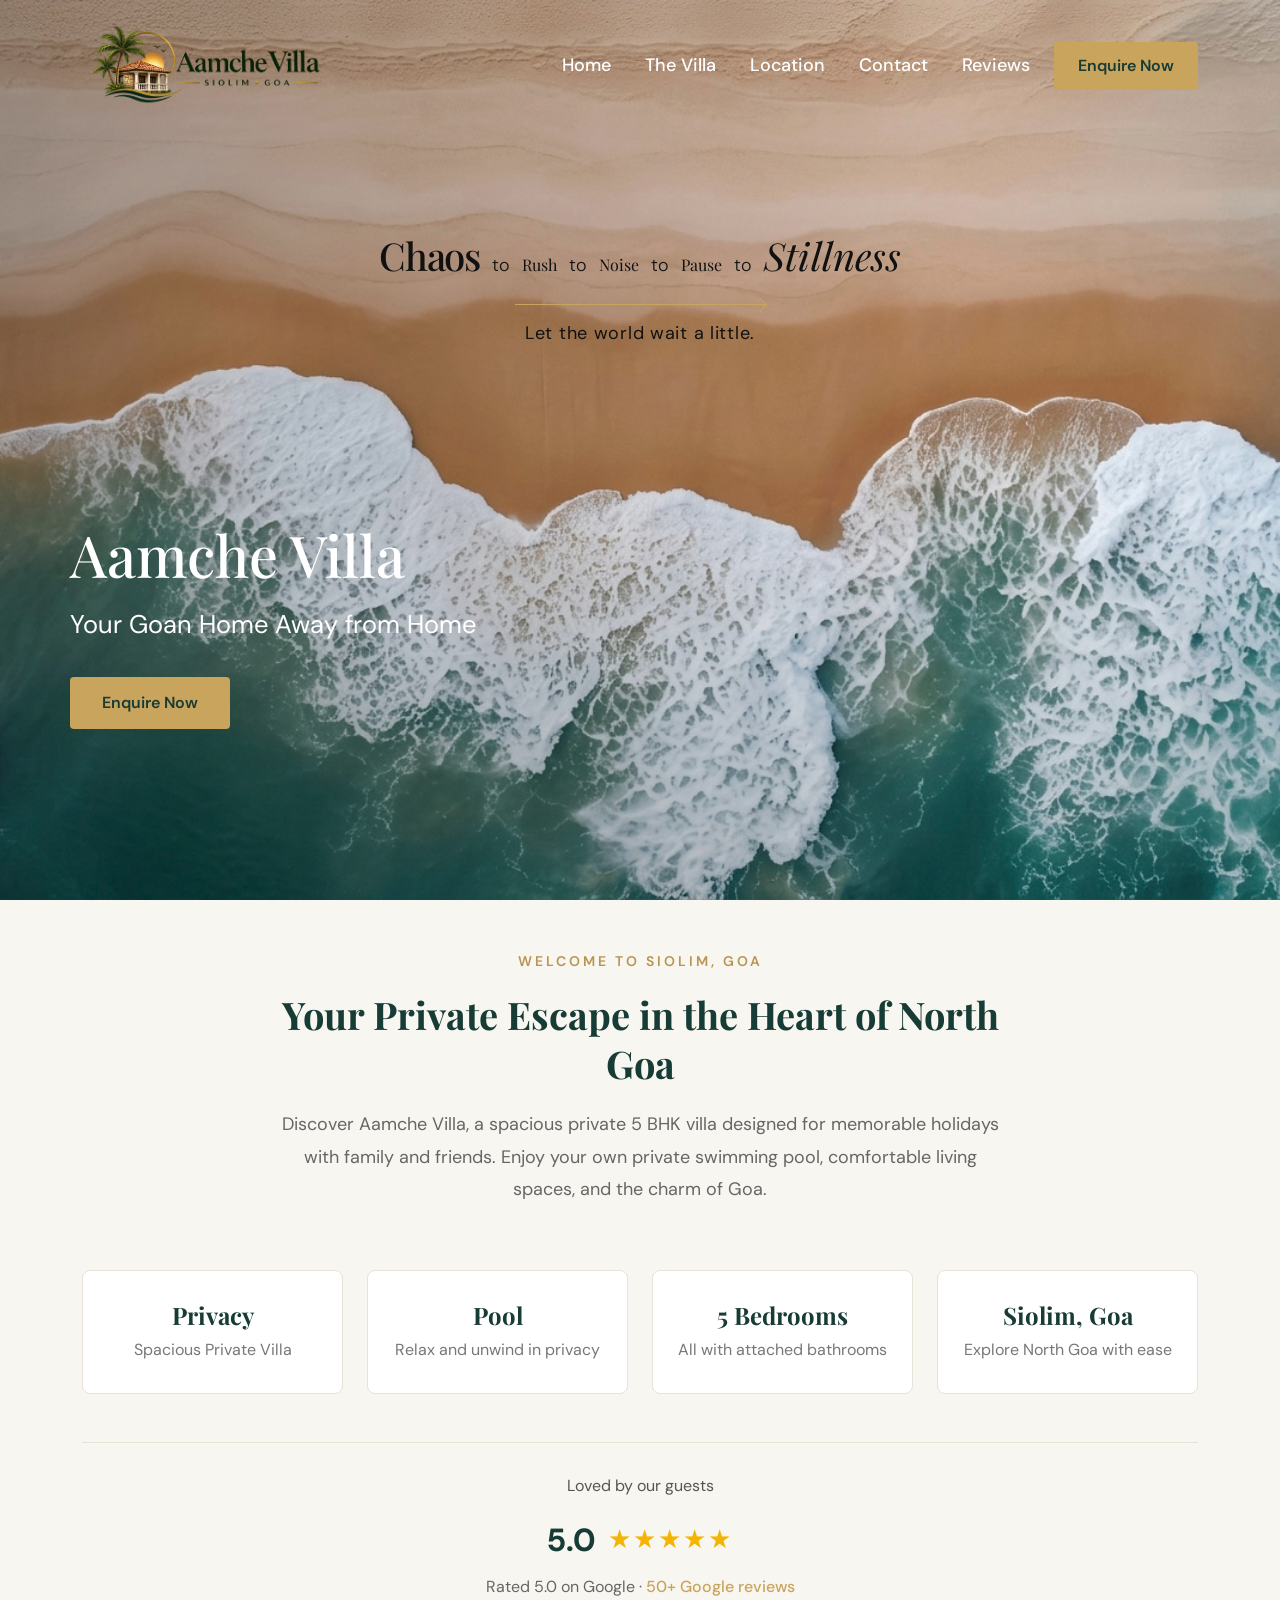
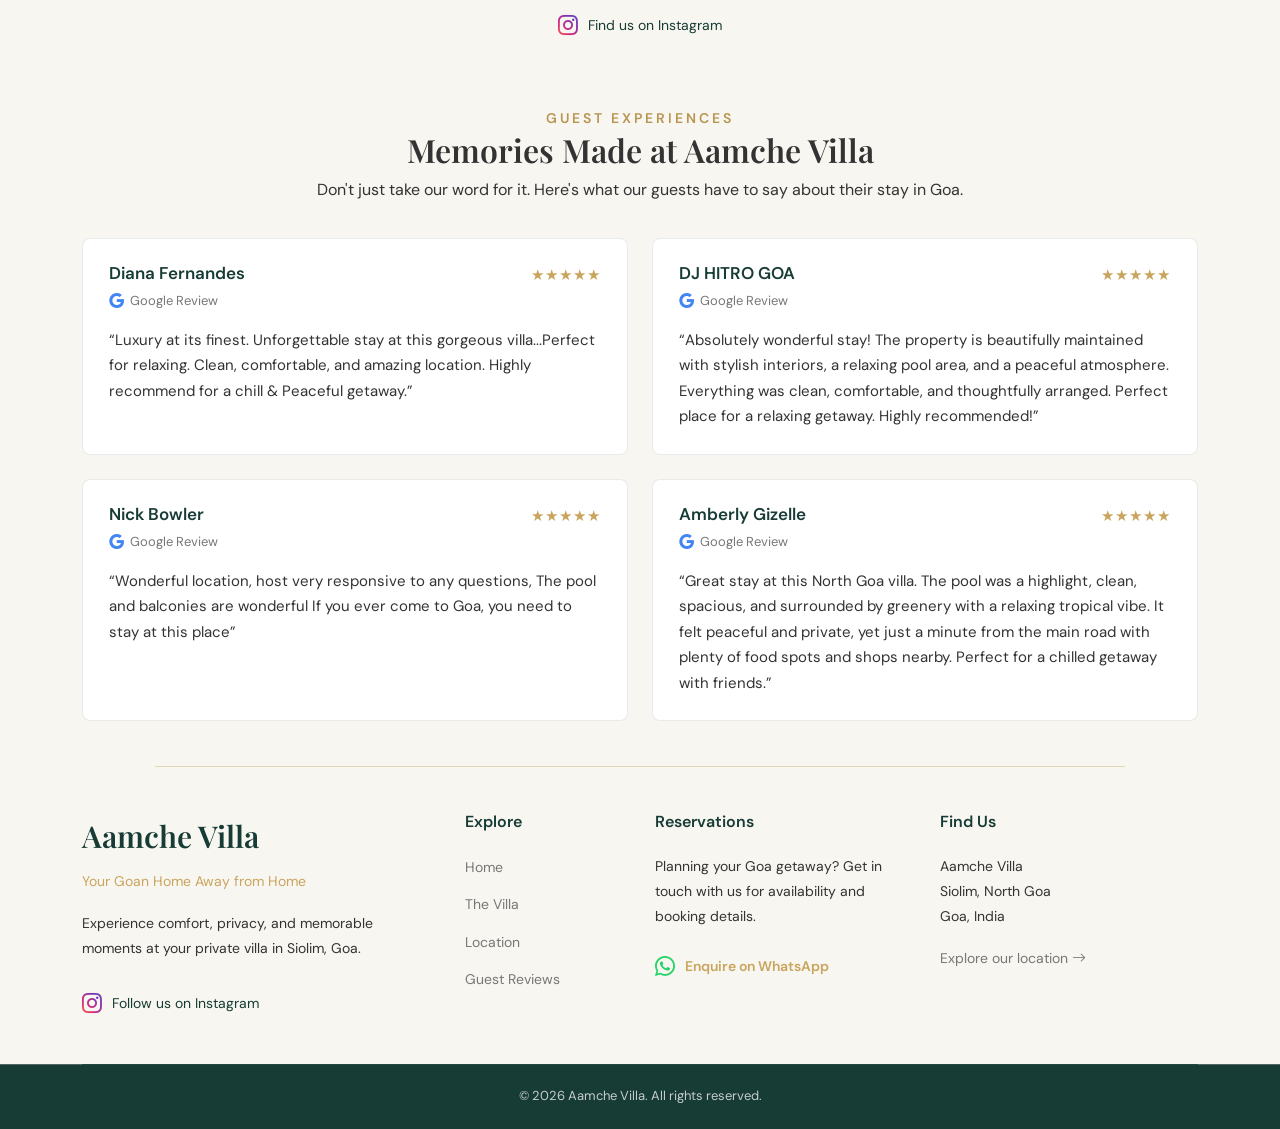
<file: index.html>
<!doctype html>
<html lang="en">
  <head>
    <meta charset="UTF-8" />
    <meta name="viewport" content="width=device-width, initial-scale=1.0" />

    <title>Aamche Villa | Luxury Stay in Goa</title>

    <!-- Bootstrap CSS -->
    <link
      href="https://cdn.jsdelivr.net/npm/bootstrap@5.3.8/dist/css/bootstrap.min.css"
      rel="stylesheet"
      integrity="sha384-sRIl4kxILFvY47J16cr9ZwB07vP4J8+LH7qKQnuqkuIAvNWLzeN8tE5YBujZqJLB"
      crossorigin="anonymous"
    />

    <!-- Google Fonts -->
    <link
      href="https://fonts.googleapis.com/css2?family=DM+Sans:wght@400;500;600;700&family=Playfair+Display:wght@500;600;700&display=swap"
      rel="stylesheet"
    />

    <!-- Bootstrap Icons -->
    <link
      href="https://cdn.jsdelivr.net/npm/bootstrap-icons@1.11.3/font/bootstrap-icons.min.css"
      rel="stylesheet"
    />

    <!-- Custom CSS -->
    <link rel="stylesheet" href="style.css" />
  </head>

  <body>
    <!-- Hero Section -->
    <section class="hero" id="home">
      <!-- Navigation -->
      <nav class="navbar navbar-expand-lg navbar-dark">
        <div class="container">
          <a class="navbar-brand" href="#home">
            <img
              src="assets/images/aamche-villa-logo.png"
              alt="Aamche Villa — Siolim, Goa"
              class="navbar-logo"
            />
          </a>

          <!-- Mobile Menu Button -->
          <button
            class="navbar-toggler"
            type="button"
            data-bs-toggle="collapse"
            data-bs-target="#villaNavbar"
            aria-controls="villaNavbar"
            aria-expanded="false"
            aria-label="Toggle navigation"
          >
            <span class="navbar-toggler-icon"></span>
          </button>

          <!-- Navigation Links -->
          <div class="collapse navbar-collapse" id="villaNavbar">
            <ul class="navbar-nav ms-auto align-items-lg-center">
              <li class="nav-item">
                <a class="nav-link active" href="index.html">Home</a>
              </li>

              <li class="nav-item">
                <a class="nav-link" href="theVilla.html">The Villa</a>
              </li>

              <li class="nav-item">
                <a class="nav-link" href="location.html">Location</a>
              </li>

              <li class="nav-item">
                <a class="nav-link" href="contact.html">Contact</a>
              </li>
              <li class="nav-item">
                <a class="nav-link" href="#reviews">Reviews</a>
              </li>

              <li class="nav-item ms-lg-3">
                <a
                  href="#enquiryModal"
                  class="btn btn-gold"
                  data-bs-toggle="modal"
                  data-bs-target="#enquiryModal"
                >
                  Enquire Now
                </a>
              </li>
            </ul>
          </div>
        </div>
      </nav>

      <!-- Hero Typographic Story -->
      <div class="hero-story" aria-label="Chaos to stillness">
        <div class="hero-story-words">
          <span class="story-chaos">Chaos</span>
          <span class="story-transition">to</span>
          <span class="story-rush">Rush</span>
          <span class="story-transition">to</span>
          <span class="story-noise">Noise</span>
          <span class="story-transition">to</span>
          <span class="story-pause">Pause</span>
          <span class="story-transition">to</span>
          <span class="story-stillness">Stillness</span>
        </div>

        <div class="story-arrow" aria-hidden="true"></div>

        <p class="hero-story-tagline">Let the world wait a little.</p>
      </div>
      <!-- Hero Content -->
      <div class="container hero-content">
        <h1>Aamche Villa</h1>

        <p>Your Goan Home Away from Home</p>

        <a
          href="#enquiryModal"
          class="btn btn-gold"
          data-bs-toggle="modal"
          data-bs-target="#enquiryModal"
        >
          Enquire Now
        </a>
      </div>
    </section>

    <!-- Villa Introduction Section -->
    <section class="villa-intro py-5">
      <div class="container">
        <!-- Introduction -->
        <div class="row justify-content-center text-center">
          <div class="col-lg-8">
            <span class="section-label">WELCOME TO SIOLIM, GOA</span>

            <h2 class="section-title mt-3">
              Your Private Escape in the Heart of North Goa
            </h2>

            <p class="section-description">
              Discover Aamche Villa, a spacious private 5 BHK villa designed for
              memorable holidays with family and friends. Enjoy your own private
              swimming pool, comfortable living spaces, and the charm of Goa.
            </p>
          </div>
        </div>

        <!-- Villa Highlights -->
        <div class="row g-4 mt-4">
          <div class="col-md-6 col-lg-3">
            <div class="highlight-card">
              <h3>Privacy</h3>
              <p>Spacious Private Villa</p>
            </div>
          </div>

          <div class="col-md-6 col-lg-3">
            <div class="highlight-card">
              <h3>Pool</h3>
              <p>Relax and unwind in privacy</p>
            </div>
          </div>

          <div class="col-md-6 col-lg-3">
            <div class="highlight-card">
              <h3>5 Bedrooms</h3>
              <p>All with attached bathrooms</p>
            </div>
          </div>

          <div class="col-md-6 col-lg-3">
            <div class="highlight-card">
              <h3>Siolim, Goa</h3>
              <p>Explore North Goa with ease</p>
            </div>
          </div>
        </div>

        <!-- Google Credibility -->
        <div class="google-rating mt-5 text-center">
          <p class="rating-label">Loved by our guests</p>

          <div class="rating-score">
            <span class="rating-number">5.0</span>

            <span class="rating-stars">★★★★★</span>
          </div>

          <p class="rating-reviews">
            Rated 5.0 on Google ·
            <a
              href="https://www.google.com/searchviewer/10?svid=CAwSHRIbCgNwdnESFENnMHZaeTh4TVhsNVpESnlNVFpqGAo"
              target="_blank"
              rel="noopener noreferrer"
              class="google-review-link"
            >
              50+ Google reviews
            </a>
            <br />
            <a
              href="https://www.instagram.com/aamchevillagoa/"
              target="_blank"
              rel="noopener noreferrer"
              class="footer-social"
              aria-label="Follow Aamche Villa on Instagram"
            >
              <i class="bi bi-instagram"></i>
              Find us on Instagram
            </a>
          </p>
        </div>
      </div>
    </section>
    <!-- Guest Reviews Section -->
    <section class="guest-reviews section-padding" id="reviews">
      <div class="container">
        <!-- Section Heading -->
        <div class="section-heading text-center">
          <span class="section-label">GUEST EXPERIENCES</span>

          <h2>Memories Made at Aamche Villa</h2>

          <p>
            Don't just take our word for it. Here's what our guests have to say
            about their stay in Goa.
          </p>
        </div>

        <!-- Review Cards -->
        <div class="row g-4">
          <!-- Review 1 -->
          <div class="col-md-6">
            <div class="review-card">
              <div class="review-card-header">
                <div>
                  <h3>Diana Fernandes</h3>
                  <span class="review-source">
                    <i class="bi bi-google"></i> Google Review
                  </span>
                </div>

                <span class="review-stars" aria-label="5 out of 5 stars">
                  ★★★★★
                </span>
              </div>

              <p class="review-text">
                “Luxury at its finest. Unforgettable stay at this gorgeous
                villa...Perfect for relaxing. Clean, comfortable, and amazing
                location. Highly recommend for a chill & Peaceful getaway.”
              </p>
            </div>
          </div>

          <!-- Review 2 -->
          <div class="col-md-6">
            <div class="review-card">
              <div class="review-card-header">
                <div>
                  <h3>DJ HITRO GOA</h3>
                  <span class="review-source">
                    <i class="bi bi-google"></i> Google Review
                  </span>
                </div>

                <span class="review-stars" aria-label="5 out of 5 stars">
                  ★★★★★
                </span>
              </div>

              <p class="review-text">
                “Absolutely wonderful stay! The property is beautifully
                maintained with stylish interiors, a relaxing pool area, and a
                peaceful atmosphere. Everything was clean, comfortable, and
                thoughtfully arranged. Perfect place for a relaxing getaway.
                Highly recommended!”
              </p>
            </div>
          </div>

          <!-- Review 3 -->
          <div class="col-md-6">
            <div class="review-card">
              <div class="review-card-header">
                <div>
                  <h3>Nick Bowler</h3>
                  <span class="review-source">
                    <i class="bi bi-google"></i> Google Review
                  </span>
                </div>

                <span class="review-stars" aria-label="5 out of 5 stars">
                  ★★★★★
                </span>
              </div>

              <p class="review-text">
                “Wonderful location, host very responsive to any questions, The
                pool and balconies are wonderful If you ever come to Goa, you
                need to stay at this place”
              </p>
            </div>
          </div>

          <!-- Review 4 -->
          <div class="col-md-6">
            <div class="review-card">
              <div class="review-card-header">
                <div>
                  <h3>Amberly Gizelle</h3>
                  <span class="review-source">
                    <i class="bi bi-google"></i> Google Review
                  </span>
                </div>

                <span class="review-stars" aria-label="5 out of 5 stars">
                  ★★★★★
                </span>
              </div>

              <p class="review-text">
                “Great stay at this North Goa villa. The pool was a highlight,
                clean, spacious, and surrounded by greenery with a relaxing
                tropical vibe. It felt peaceful and private, yet just a minute
                from the main road with plenty of food spots and shops nearby.
                Perfect for a chilled getaway with friends.”
              </p>
            </div>
          </div>
        </div>
      </div>
    </section>
    <!-- Footer -->
    <footer class="villa-footer">
      <div class="container">
        <!-- Footer Main -->
        <div class="row footer-main">
          <!-- Villa Branding -->
          <div class="col-lg-4 col-md-6 footer-brand-column">
            <a href="#home" class="footer-brand">Aamche Villa</a>

            <p class="footer-tagline">Your Goan Home Away from Home</p>

            <p class="footer-description">
              Experience comfort, privacy, and memorable moments at your private
              villa in Siolim, Goa.
            </p>

            <a
              href="https://www.instagram.com/aamchevillagoa/"
              target="_blank"
              rel="noopener noreferrer"
              class="footer-social"
              aria-label="Follow Aamche Villa on Instagram"
            >
              <i class="bi bi-instagram"></i>
              Follow us on Instagram
            </a>
          </div>

          <!-- Explore -->
          <div class="col-lg-2 col-md-6 footer-links-column">
            <h3 class="footer-heading">Explore</h3>

            <ul class="footer-links">
              <li><a href="index.html">Home</a></li>
              <li><a href="theVilla.html">The Villa</a></li>
              <li><a href="location.html">Location</a></li>
              <li><a href="index.html#reviews">Guest Reviews</a></li>
            </ul>
          </div>

          <!-- Reservations -->
          <div class="col-lg-3 col-md-6 footer-reservations-column">
            <h3 class="footer-heading">Reservations</h3>

            <p class="footer-description">
              Planning your Goa getaway? Get in touch with us for availability
              and booking details.
            </p>

            <a
              href="https://wa.me/919718188344?text=Hello%20Aamche%20Villa%2C%20I%20would%20like%20to%20enquire%20about%20a%20booking."
              target="_blank"
              rel="noopener noreferrer"
              class="footer-booking-link"
            >
              <i class="bi bi-whatsapp"></i>
              Enquire on WhatsApp
            </a>
          </div>

          <!-- Location -->
          <div class="col-lg-3 col-md-6 footer-location-column">
            <h3 class="footer-heading">Find Us</h3>

            <p class="footer-description">
              Aamche Villa<br />
              Siolim, North Goa<br />
              Goa, India
            </p>

            <a href="location.html" class="footer-location-link">
              Explore our location
              <i class="bi bi-arrow-right"></i>
            </a>
          </div>
        </div>

        <!-- Footer Bottom -->
        <div class="footer-bottom">
          <p>&copy; 2026 Aamche Villa. All rights reserved.</p>
        </div>
      </div>
    </footer>
    <div id="enquiryModalContainer"></div>
    <!-- Bootstrap JavaScript -->
    <script src="https://cdn.jsdelivr.net/npm/bootstrap@5.3.3/dist/js/bootstrap.bundle.min.js"></script>

    <!-- Custom JavaScript -->
    <script src="script.js"></script>
    <!-- Shared Enquiry Modal -->
  </body>
</html>
</file>
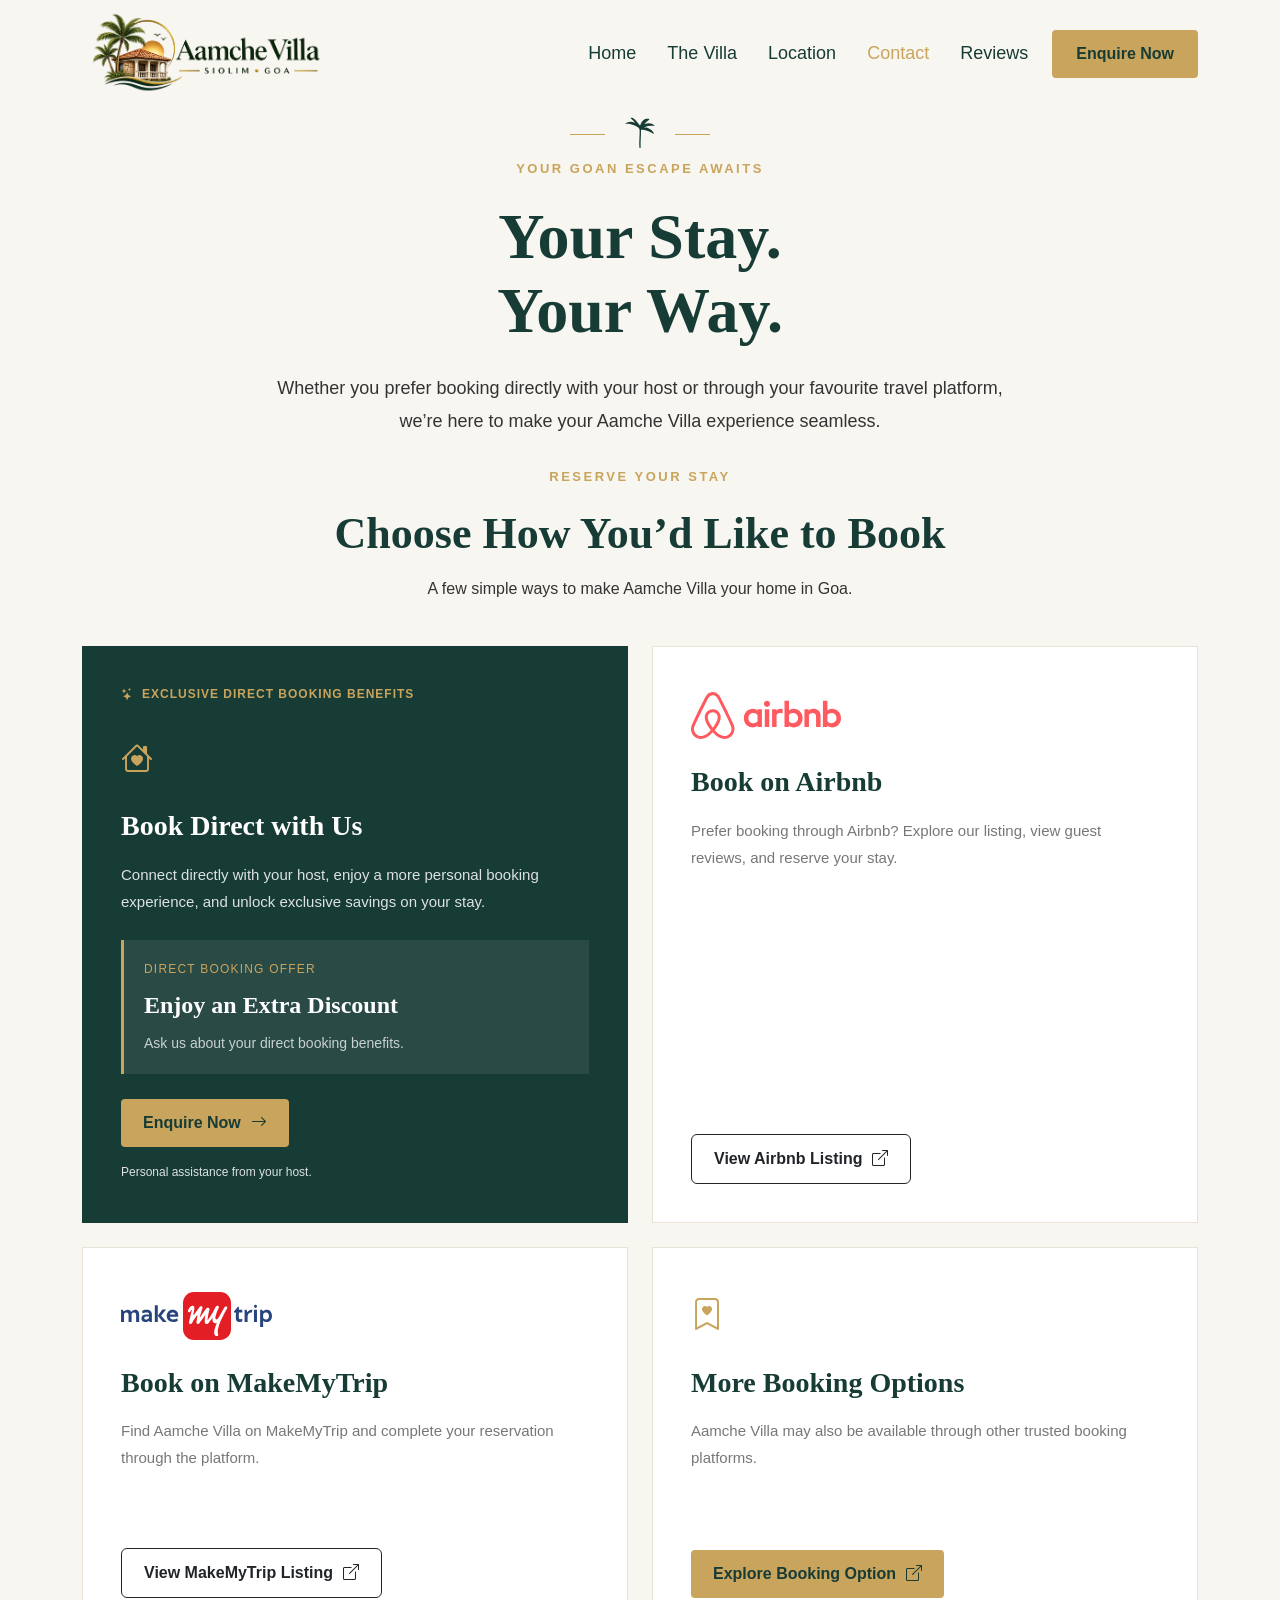
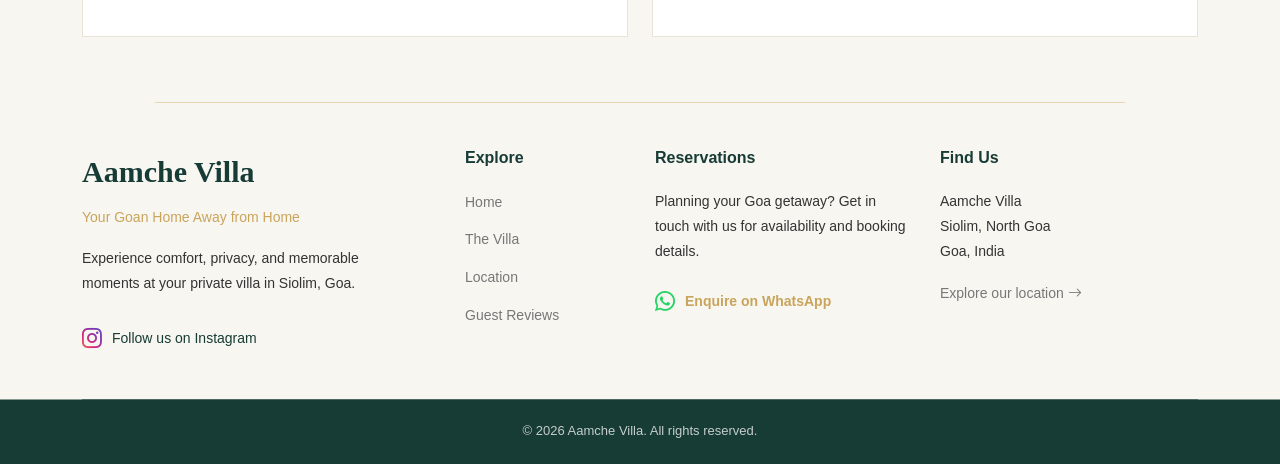
<file: contact.html>
<!doctype html>
<html lang="en">
  <head>
    <meta charset="UTF-8" />
    <meta name="viewport" content="width=device-width, initial-scale=1" />

    <title>Book Your Stay | Aamche Villa, Goa</title>

    <meta
      name="description"
      content="Book your stay at Aamche Villa in Siolim, Goa. Enquire directly for exclusive booking benefits or book through Airbnb and MakeMyTrip."
    />

    <meta name="theme-color" content="#f8f6f1" />

    <!-- Bootstrap CSS -->
    <link
      href="https://cdn.jsdelivr.net/npm/bootstrap@5.3.8/dist/css/bootstrap.min.css"
      rel="stylesheet"
    />

    <!-- Bootstrap Icons -->
    <link
      href="https://cdn.jsdelivr.net/npm/bootstrap-icons@1.11.3/font/bootstrap-icons.min.css"
      rel="stylesheet"
    />

    <!-- Shared CSS -->
    <link rel="stylesheet" href="style.css" />
  </head>

  <body class="villa-page contact-page">
    <!-- NAVBAR -->
    <header>
      <nav
        class="navbar navbar-expand-lg navbar-light villa-navbar"
        aria-label="Main navigation"
      >
        <div class="container">
          <a class="navbar-brand" href="index.html">
            <img
              src="assets/images/aamche-villa-logo.png"
              alt="Aamche Villa — Siolim, Goa"
              class="navbar-logo"
            />
          </a>

          <button
            class="navbar-toggler"
            type="button"
            data-bs-toggle="collapse"
            data-bs-target="#villaNavbar"
            aria-controls="villaNavbar"
            aria-expanded="false"
            aria-label="Toggle navigation"
          >
            <span class="navbar-toggler-icon"></span>
          </button>

          <div class="collapse navbar-collapse" id="villaNavbar">
            <ul class="navbar-nav ms-auto align-items-lg-center">
              <li class="nav-item">
                <a class="nav-link" href="index.html">Home</a>
              </li>

              <li class="nav-item">
                <a class="nav-link" href="theVilla.html">The Villa</a>
              </li>

              <li class="nav-item">
                <a class="nav-link" href="location.html">Location</a>
              </li>

              <li class="nav-item">
                <a
                  class="nav-link active"
                  href="contact.html"
                  aria-current="page"
                >
                  Contact
                </a>
              </li>
              <li class="nav-item">
                <a class="nav-link" href="index.html#reviews">Reviews</a>
              </li>

              <li class="nav-item ms-lg-3">
                <a
                  href="#enquiryModal"
                  class="btn btn-gold"
                  data-bs-toggle="modal"
                  data-bs-target="#enquiryModal"
                >
                  Enquire Now
                </a>
              </li>
            </ul>
          </div>
        </div>
      </nav>
    </header>

    <main>
      <!-- BOOKING HERO -->
      <section class="booking-hero-section">
        <!-- Decorative ornament -->
        <div class="villa-hero-ornament" aria-hidden="true">
          <span></span>

          <svg
            class="villa-palm-icon"
            viewBox="0 0 64 64"
            xmlns="http://www.w3.org/2000/svg"
          >
            <path
              d="M32 57 C31 43 34 29 32 16"
              fill="none"
              stroke="#173B35"
              stroke-width="2.5"
              stroke-linecap="round"
            />

            <path
              d="M32 17 C18 5 8 9 4 13 C17 12 24 17 32 22
         M32 17 C21 1 17 1 14 2 C23 10 27 17 32 24
         M32 17 C36 3 45 2 50 4 C42 10 37 17 32 24
         M32 17 C48 8 56 12 60 17 C47 15 39 19 32 24
         M32 17 C53 20 58 28 58 32 C47 25 39 24 32 24"
              fill="#173B35"
            />
          </svg>

          <span></span>
        </div>
        <div class="container text-center">
          <p class="booking-eyebrow">YOUR GOAN ESCAPE AWAITS</p>

          <h1>
            Your Stay.<br />
            Your Way.
          </h1>

          <p class="booking-hero-description">
            Whether you prefer booking directly with your host or through your
            favourite travel platform, we’re here to make your Aamche Villa
            experience seamless.
          </p>
        </div>
      </section>

      <!-- BOOKING OPTIONS -->
      <section
        class="booking-options-section"
        aria-labelledby="booking-options-title"
      >
        <div class="container">
          <div class="booking-section-heading text-center">
            <p class="booking-eyebrow">RESERVE YOUR STAY</p>

            <h2 id="booking-options-title">Choose How You’d Like to Book</h2>

            <p>A few simple ways to make Aamche Villa your home in Goa.</p>
          </div>

          <div class="row g-4 booking-card-grid">
            <!-- DIRECT BOOKING -->
            <div class="col-lg-6">
              <article
                class="booking-card booking-card-direct"
                id="direct-booking"
              >
                <span class="booking-card-badge">
                  <i class="bi bi-stars" aria-hidden="true"></i>
                  Exclusive Direct Booking Benefits
                </span>

                <div class="booking-card-icon">
                  <i class="bi bi-house-heart" aria-hidden="true"></i>
                </div>

                <h3>Book Direct with Us</h3>

                <p>
                  Connect directly with your host, enjoy a more personal booking
                  experience, and unlock exclusive savings on your stay.
                </p>

                <div class="direct-booking-benefit">
                  <span>Direct Booking Offer</span>
                  <strong>Enjoy an Extra Discount</strong>
                  <small>Ask us about your direct booking benefits.</small>
                </div>

                <a
                  href="#enquiryModal"
                  class="btn btn-gold booking-card-button"
                  data-bs-toggle="modal"
                  data-bs-target="#enquiryModal"
                >
                  Enquire Now
                  <i class="bi bi-arrow-right" aria-hidden="true"></i>
                </a>

                <p class="booking-card-footnote">
                  Personal assistance from your host.
                </p>
              </article>
            </div>

            <!-- AIRBNB -->
            <div class="col-lg-6">
              <article class="booking-card booking-card-platform">
                <div class="booking-platform-logo booking-platform-logo-airbnb">
                  <img src="assets/images/airbnb_Logo.svg" alt="Airbnb" />
                </div>

                <h3>Book on Airbnb</h3>

                <p>
                  Prefer booking through Airbnb? Explore our listing, view guest
                  reviews, and reserve your stay.
                </p>

                <a
                  href="https://www.airbnb.co.in/rooms/1759283686914370845?utm_id=97760_v0_s00_e0_tv3&locale=en&source_impression_id=p3_1793881054_P37LJkcKNdgeqsN9"
                  class="btn btn-outline-dark booking-card-button"
                  target="_blank"
                  rel="noopener noreferrer"
                >
                  View Airbnb Listing
                  <i class="bi bi-box-arrow-up-right" aria-hidden="true"></i>
                </a>
              </article>
            </div>

            <!-- MAKEMYTRIP -->
            <div class="col-lg-6">
              <article class="booking-card booking-card-platform">
                <div class="booking-platform-logo booking-platform-logo-mmt">
                  <img
                    src="assets/images/makemytrip_logo.svg"
                    alt="MakeMyTrip"
                  />
                </div>

                <h3>Book on MakeMyTrip</h3>

                <p>
                  Find Aamche Villa on MakeMyTrip and complete your reservation
                  through the platform.
                </p>

                <a
                  href="https://www.makemytrip.com/hotels/the_interim_aka_aamche_villa-details-goa.html"
                  class="btn btn-outline-dark booking-card-button"
                  target="_blank"
                  rel="noopener noreferrer"
                >
                  View MakeMyTrip Listing
                  <i class="bi bi-box-arrow-up-right" aria-hidden="true"></i>
                </a>
              </article>
            </div>

            <!-- OTHER BOOKING PLATFORM -->
            <div class="col-lg-6">
              <article class="booking-card booking-card-platform">
                <div class="booking-card-icon">
                  <i class="bi bi-bookmark-heart" aria-hidden="true"></i>
                </div>

                <h3>More Booking Options</h3>

                <p>
                  Aamche Villa may also be available through other trusted
                  booking platforms.
                </p>

                <a
                  href="#enquiryModal"
                  class="btn btn-gold booking-card-button"
                  data-bs-toggle="modal"
                  data-bs-target="#enquiryModal"
                >
                  Explore Booking Option
                  <i class="bi bi-box-arrow-up-right" aria-hidden="true"></i>
                </a>
              </article>
            </div>
          </div>
        </div>
      </section>
    </main>

    <!-- FOOTER: Reuse the same footer design as index.html -->
    <footer class="villa-footer" id="contact">
      <div class="container">
        <div class="row footer-main">
          <div class="col-lg-4 col-md-6 footer-brand-column">
            <a href="index.html" class="footer-brand">Aamche Villa</a>
            <p class="footer-tagline">Your Goan Home Away from Home</p>
            <p class="footer-description">
              Experience comfort, privacy, and memorable moments at your private
              villa in Siolim, Goa.
            </p>
            <a
              href="https://www.instagram.com/aamchevillagoa/"
              target="_blank"
              rel="noopener noreferrer"
              class="footer-social"
              aria-label="Follow Aamche Villa on Instagram"
            >
              <i class="bi bi-instagram" aria-hidden="true"></i>
              Follow us on Instagram
            </a>
          </div>

          <div class="col-lg-2 col-md-6 footer-links-column">
            <h2 class="footer-heading">Explore</h2>
            <ul class="footer-links">
              <li><a href="index.html">Home</a></li>
              <li><a href="theVilla.html">The Villa</a></li>
              <li><a href="location.html">Location</a></li>
              <li><a href="index.html#reviews">Guest Reviews</a></li>
            </ul>
          </div>

          <div class="col-lg-3 col-md-6 footer-reservations-column">
            <h2 class="footer-heading">Reservations</h2>
            <p class="footer-description">
              Planning your Goa getaway? Get in touch with us for availability
              and booking details.
            </p>
            <a
              href="https://wa.me/919718188344?text=Hello%20Aamche%20Villa%2C%20I%20would%20like%20to%20enquire%20about%20a%20booking."
              target="_blank"
              rel="noopener noreferrer"
              class="footer-booking-link"
            >
              <i class="bi bi-whatsapp" aria-hidden="true"></i>
              Enquire on WhatsApp
            </a>
          </div>

          <div class="col-lg-3 col-md-6 footer-location-column">
            <h2 class="footer-heading">Find Us</h2>
            <p class="footer-description">
              Aamche Villa<br />
              Siolim, North Goa<br />
              Goa, India
            </p>
            <a href="location.html" class="footer-location-link">
              Explore our location
              <i class="bi bi-arrow-right" aria-hidden="true"></i>
            </a>
          </div>
        </div>

        <div class="footer-bottom">
          <p>&copy; 2026 Aamche Villa. All rights reserved.</p>
        </div>
      </div>
    </footer>
    <!-- Bootstrap JS -->
    <script src="https://cdn.jsdelivr.net/npm/bootstrap@5.3.8/dist/js/bootstrap.bundle.min.js"></script>
    <div id="enquiryModalContainer"></div>
    <!-- Shared JavaScript -->
    <script src="script.js"></script>
    <!-- Shared Enquiry Modal -->
  </body>
</html>
</file>
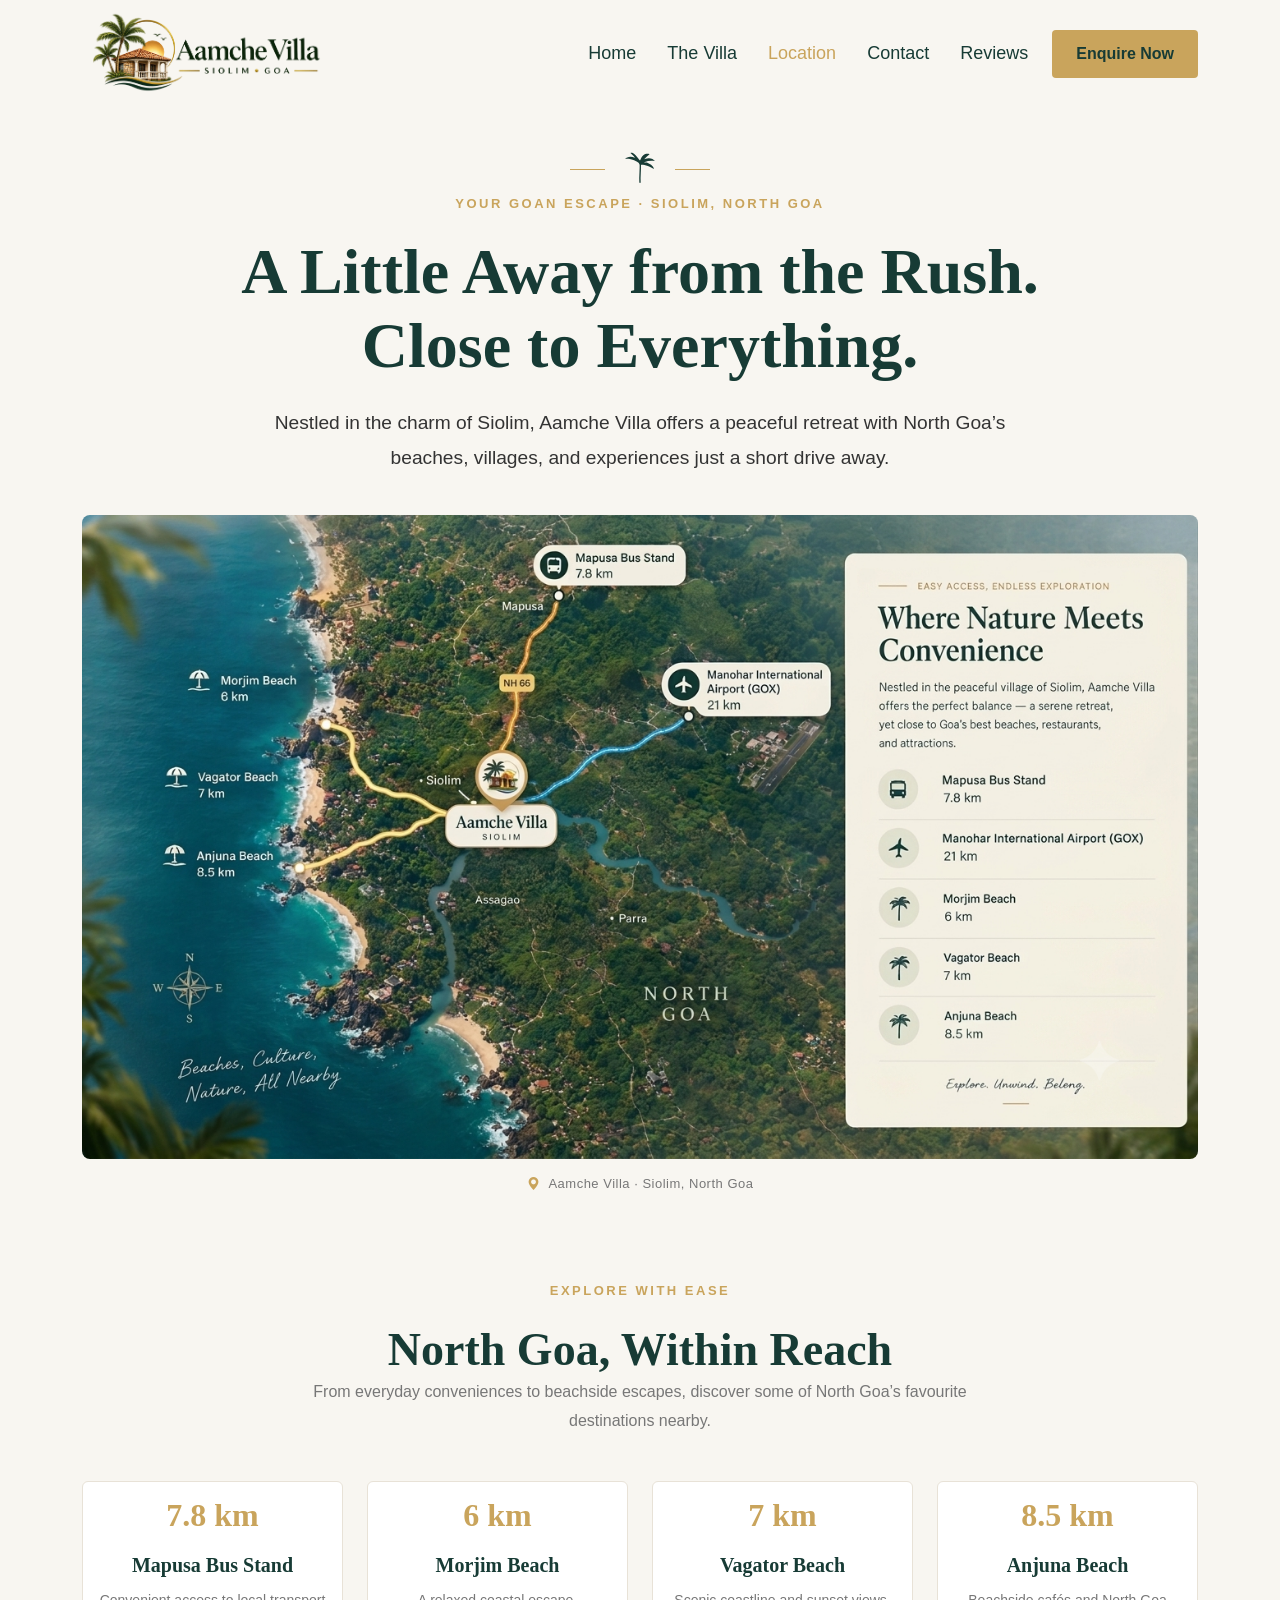
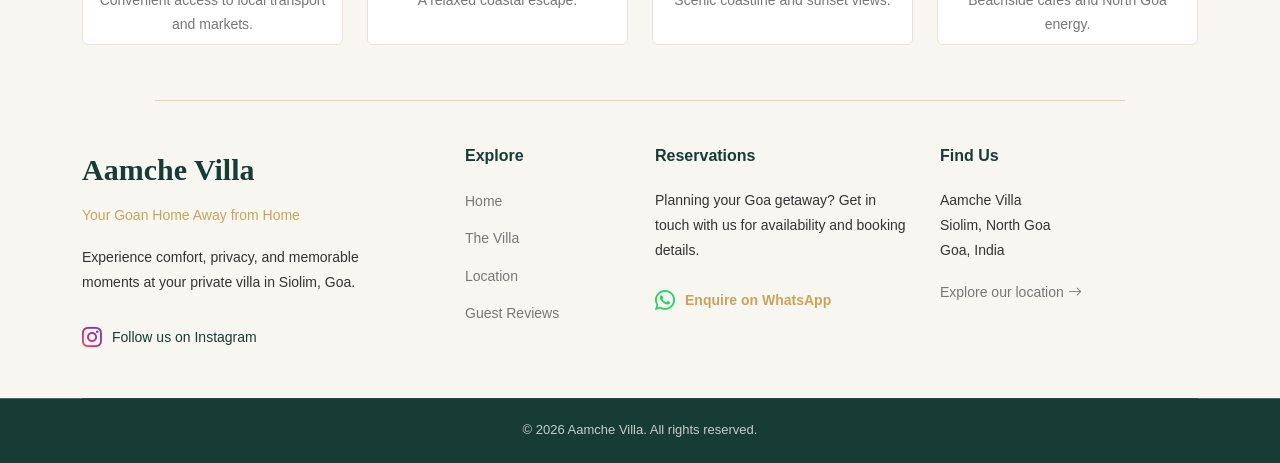
<file: location.html>
<!doctype html>
<html lang="en">
  <head>
    <meta charset="UTF-8" />
    <meta name="viewport" content="width=device-width, initial-scale=1" />

    <title>Location | Aamche Villa, Siolim, Goa</title>

    <meta
      name="description"
      content="Explore Aamche Villa in Siolim, North Goa. Discover distances to Mapusa, Morjim, Vagator, Anjuna and nearby destinations."
    />

    <meta name="theme-color" content="#f8f6f1" />

    <!-- Bootstrap CSS -->
    <link
      href="https://cdn.jsdelivr.net/npm/bootstrap@5.3.8/dist/css/bootstrap.min.css"
      rel="stylesheet"
    />

    <!-- Bootstrap Icons -->
    <link
      href="https://cdn.jsdelivr.net/npm/bootstrap-icons@1.11.3/font/bootstrap-icons.min.css"
      rel="stylesheet"
    />

    <!-- Shared Website CSS -->
    <link rel="stylesheet" href="style.css" />
  </head>

  <body class="villa-page location-page">
    <!-- NAVIGATION -->
    <header>
      <nav
        class="navbar navbar-expand-lg navbar-light villa-navbar"
        aria-label="Main navigation"
      >
        <div class="container">
          <a
            class="navbar-brand"
            href="index.html"
            aria-label="Aamche Villa home"
          >
            <img
              src="assets/images/aamche-villa-logo.png"
              alt="Aamche Villa — Siolim, Goa"
              class="navbar-logo"
            />
          </a>

          <button
            class="navbar-toggler"
            type="button"
            data-bs-toggle="collapse"
            data-bs-target="#villaNavbar"
            aria-controls="villaNavbar"
            aria-expanded="false"
            aria-label="Toggle navigation"
          >
            <span class="navbar-toggler-icon"></span>
          </button>

          <div class="collapse navbar-collapse" id="villaNavbar">
            <ul class="navbar-nav ms-auto align-items-lg-center">
              <li class="nav-item">
                <a class="nav-link" href="index.html">Home</a>
              </li>

              <li class="nav-item">
                <a class="nav-link" href="theVilla.html">The Villa</a>
              </li>

              <li class="nav-item">
                <a
                  class="nav-link active"
                  href="location.html"
                  aria-current="page"
                >
                  Location
                </a>
              </li>

              <li class="nav-item">
                <a class="nav-link" href="contact.html">Contact</a>
              </li>
              <li class="nav-item">
                <a class="nav-link" href="index.html#reviews">Reviews</a>
              </li>
              <li class="nav-item ms-lg-3">
                <a
                  href="#enquiryModal"
                  class="btn btn-gold"
                  data-bs-toggle="modal"
                  data-bs-target="#enquiryModal"
                >
                  Enquire Now
                </a>
              </li>
            </ul>
          </div>
        </div>
      </nav>
    </header>

    <main>
      <!-- LOCATION HERO -->
      <section
        class="location-hero-section"
        aria-labelledby="location-hero-title"
      >
        <div class="container">
          <!-- Decorative ornament -->
          <div class="villa-hero-ornament" aria-hidden="true">
            <span></span>

            <svg
              class="villa-palm-icon"
              viewBox="0 0 64 64"
              xmlns="http://www.w3.org/2000/svg"
            >
              <path
                d="M32 57 C31 43 34 29 32 16"
                fill="none"
                stroke="#173B35"
                stroke-width="2.5"
                stroke-linecap="round"
              />

              <path
                d="M32 17 C18 5 8 9 4 13 C17 12 24 17 32 22
         M32 17 C21 1 17 1 14 2 C23 10 27 17 32 24
         M32 17 C36 3 45 2 50 4 C42 10 37 17 32 24
         M32 17 C48 8 56 12 60 17 C47 15 39 19 32 24
         M32 17 C53 20 58 28 58 32 C47 25 39 24 32 24"
                fill="#173B35"
              />
            </svg>

            <span></span>
          </div>
          <div class="location-hero-content text-center">
            <p class="location-eyebrow">YOUR GOAN ESCAPE · SIOLIM, NORTH GOA</p>

            <h1 id="location-hero-title">
              A Little Away from the Rush.<br />
              Close to Everything.
            </h1>

            <p class="location-hero-description">
              Nestled in the charm of Siolim, Aamche Villa offers a peaceful
              retreat with North Goa’s beaches, villages, and experiences just a
              short drive away.
            </p>
          </div>

          <!-- Location Map Image -->
          <div class="location-map-wrapper">
            <img
              src="assets/images/Location.png"
              alt="Illustrated North Goa map showing Aamche Villa in Siolim and distances to Mapusa Bus Stand, Morjim, Vagator and Anjuna"
              class="location-map-image"
              loading="eager"
            />
          </div>

          <p class="location-map-caption">
            <i class="bi bi-geo-alt-fill" aria-hidden="true"></i>
            Aamche Villa · Siolim, North Goa
          </p>
        </div>
      </section>

      <!-- DISTANCE HIGHLIGHTS -->
      <section
        class="location-distance-section"
        aria-labelledby="location-distance-title"
      >
        <div class="container">
          <div class="location-distance-heading text-center">
            <p class="location-eyebrow">EXPLORE WITH EASE</p>

            <h2 id="location-distance-title">North Goa, Within Reach</h2>

            <p>
              From everyday conveniences to beachside escapes, discover some of
              North Goa’s favourite destinations nearby.
            </p>
          </div>

          <div class="row g-4 location-distance-grid">
            <div class="col-6 col-lg-3">
              <div class="location-distance-card">
                <span class="location-distance">7.8 km</span>
                <h3>Mapusa Bus Stand</h3>
                <p>Convenient access to local transport and markets.</p>
              </div>
            </div>

            <div class="col-6 col-lg-3">
              <div class="location-distance-card">
                <span class="location-distance">6 km</span>
                <h3>Morjim Beach</h3>
                <p>A relaxed coastal escape.</p>
              </div>
            </div>

            <div class="col-6 col-lg-3">
              <div class="location-distance-card">
                <span class="location-distance">7 km</span>
                <h3>Vagator Beach</h3>
                <p>Scenic coastline and sunset views.</p>
              </div>
            </div>

            <div class="col-6 col-lg-3">
              <div class="location-distance-card">
                <span class="location-distance">8.5 km</span>
                <h3>Anjuna Beach</h3>
                <p>Beachside cafés and North Goa energy.</p>
              </div>
            </div>
          </div>
        </div>
      </section>
    </main>

    <!-- FOOTER -->
    <footer class="villa-footer" id="contact">
      <div class="container">
        <div class="row footer-main">
          <div class="col-lg-4 col-md-6 footer-brand-column">
            <a href="index.html" class="footer-brand">Aamche Villa</a>

            <p class="footer-tagline">Your Goan Home Away from Home</p>

            <p class="footer-description">
              Experience comfort, privacy, and memorable moments at your private
              villa in Siolim, Goa.
            </p>

            <a
              href="https://www.instagram.com/aamchevillagoa/"
              target="_blank"
              rel="noopener noreferrer"
              class="footer-social"
              aria-label="Follow Aamche Villa on Instagram"
            >
              <i class="bi bi-instagram" aria-hidden="true"></i>
              Follow us on Instagram
            </a>
          </div>

          <div class="col-lg-2 col-md-6 footer-links-column">
            <h2 class="footer-heading">Explore</h2>

            <ul class="footer-links">
              <li><a href="index.html">Home</a></li>
              <li><a href="theVilla.html">The Villa</a></li>
              <li><a href="location.html">Location</a></li>
              <li><a href="index.html#reviews">Guest Reviews</a></li>
            </ul>
          </div>

          <div class="col-lg-3 col-md-6 footer-reservations-column">
            <h2 class="footer-heading">Reservations</h2>

            <p class="footer-description">
              Planning your Goa getaway? Get in touch with us for availability
              and booking details.
            </p>

            <a
              href="https://wa.me/919718188344?text=Hello%20Aamche%20Villa%2C%20I%20would%20like%20to%20enquire%20about%20a%20booking."
              target="_blank"
              rel="noopener noreferrer"
              class="footer-booking-link"
            >
              <i class="bi bi-whatsapp" aria-hidden="true"></i>
              Enquire on WhatsApp
            </a>
          </div>

          <div class="col-lg-3 col-md-6 footer-location-column">
            <h2 class="footer-heading">Find Us</h2>

            <p class="footer-description">
              Aamche Villa<br />
              Siolim, North Goa<br />
              Goa, India
            </p>

            <a href="location.html" class="footer-location-link">
              Explore our location
              <i class="bi bi-arrow-right" aria-hidden="true"></i>
            </a>
          </div>
        </div>

        <div class="footer-bottom">
          <p>&copy; 2026 Aamche Villa. All rights reserved.</p>
        </div>
      </div>
    </footer>
    <div id="enquiryModalContainer"></div>
    <!-- Bootstrap JavaScript -->
    <script src="https://cdn.jsdelivr.net/npm/bootstrap@5.3.8/dist/js/bootstrap.bundle.min.js"></script>

    <!-- Shared Website JavaScript -->
    <script src="script.js"></script>
    <!-- Shared Enquiry Modal -->
  </body>
</html>
</file>
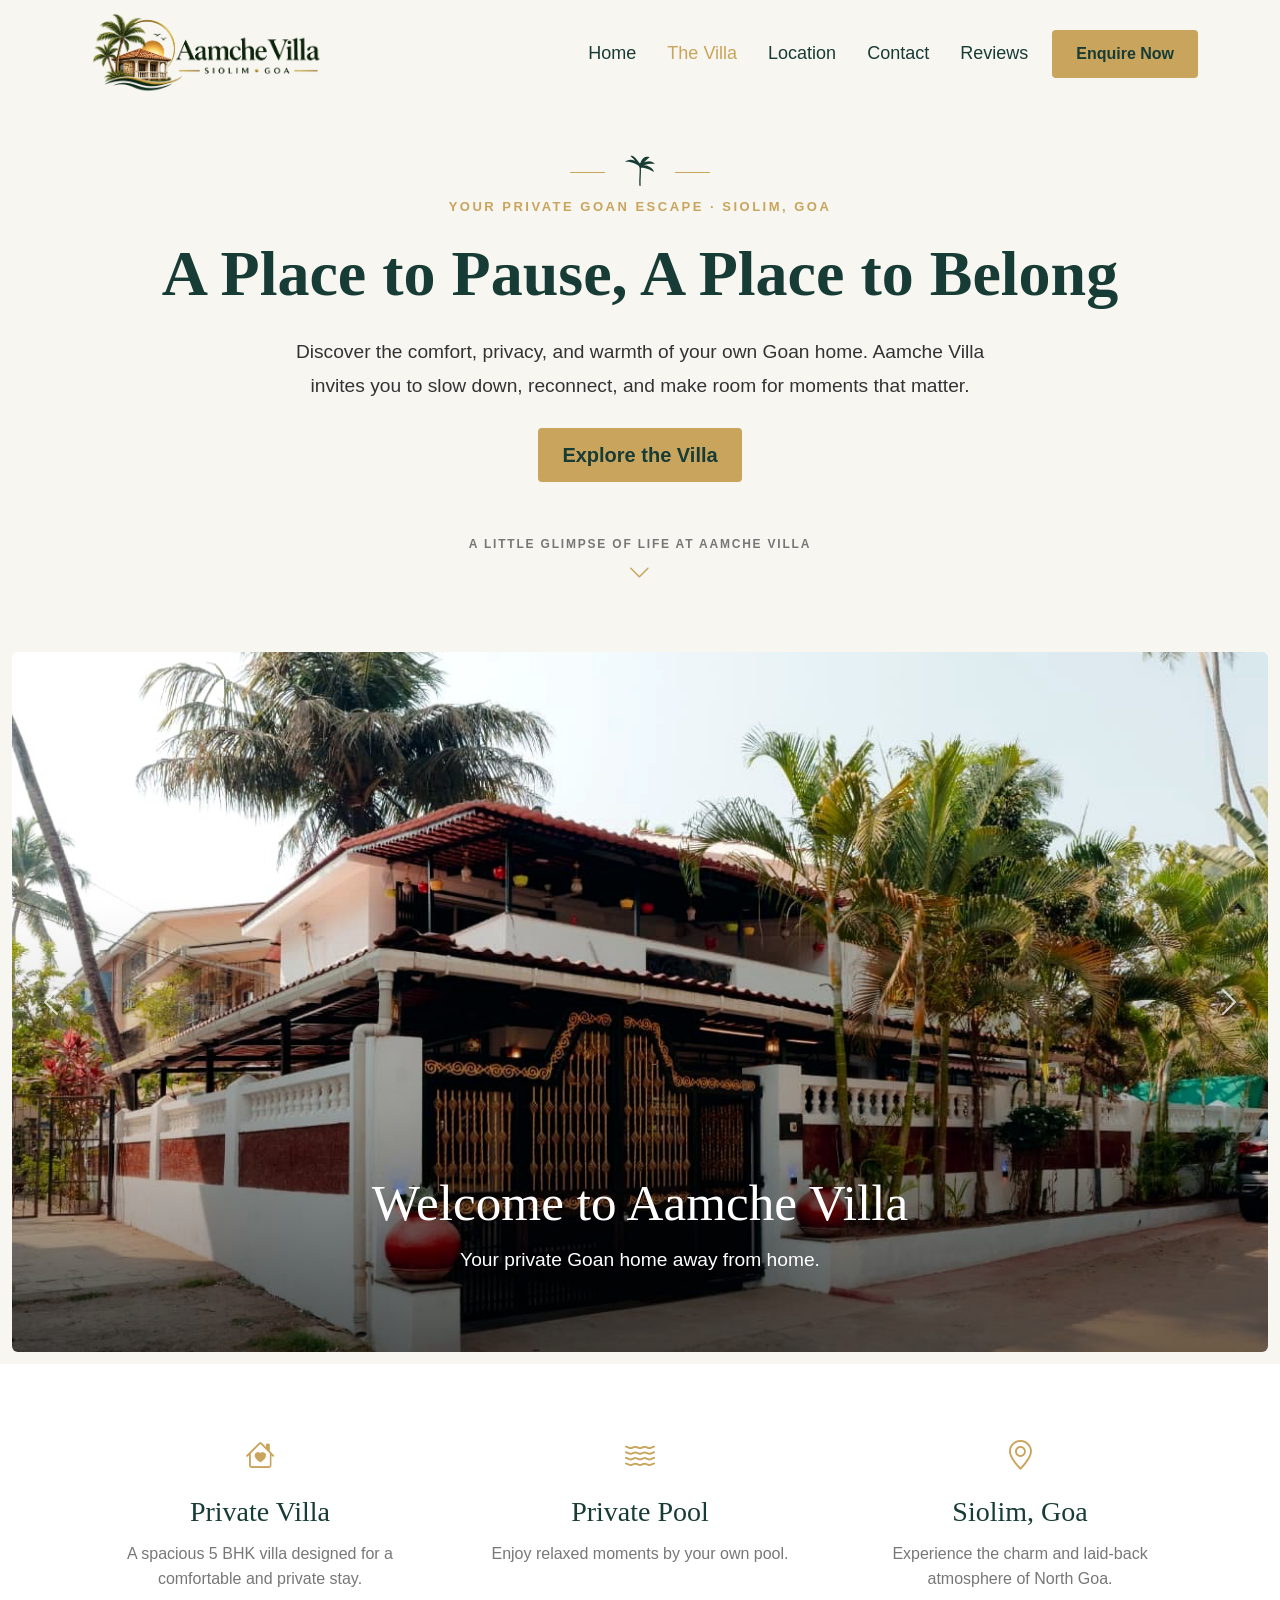
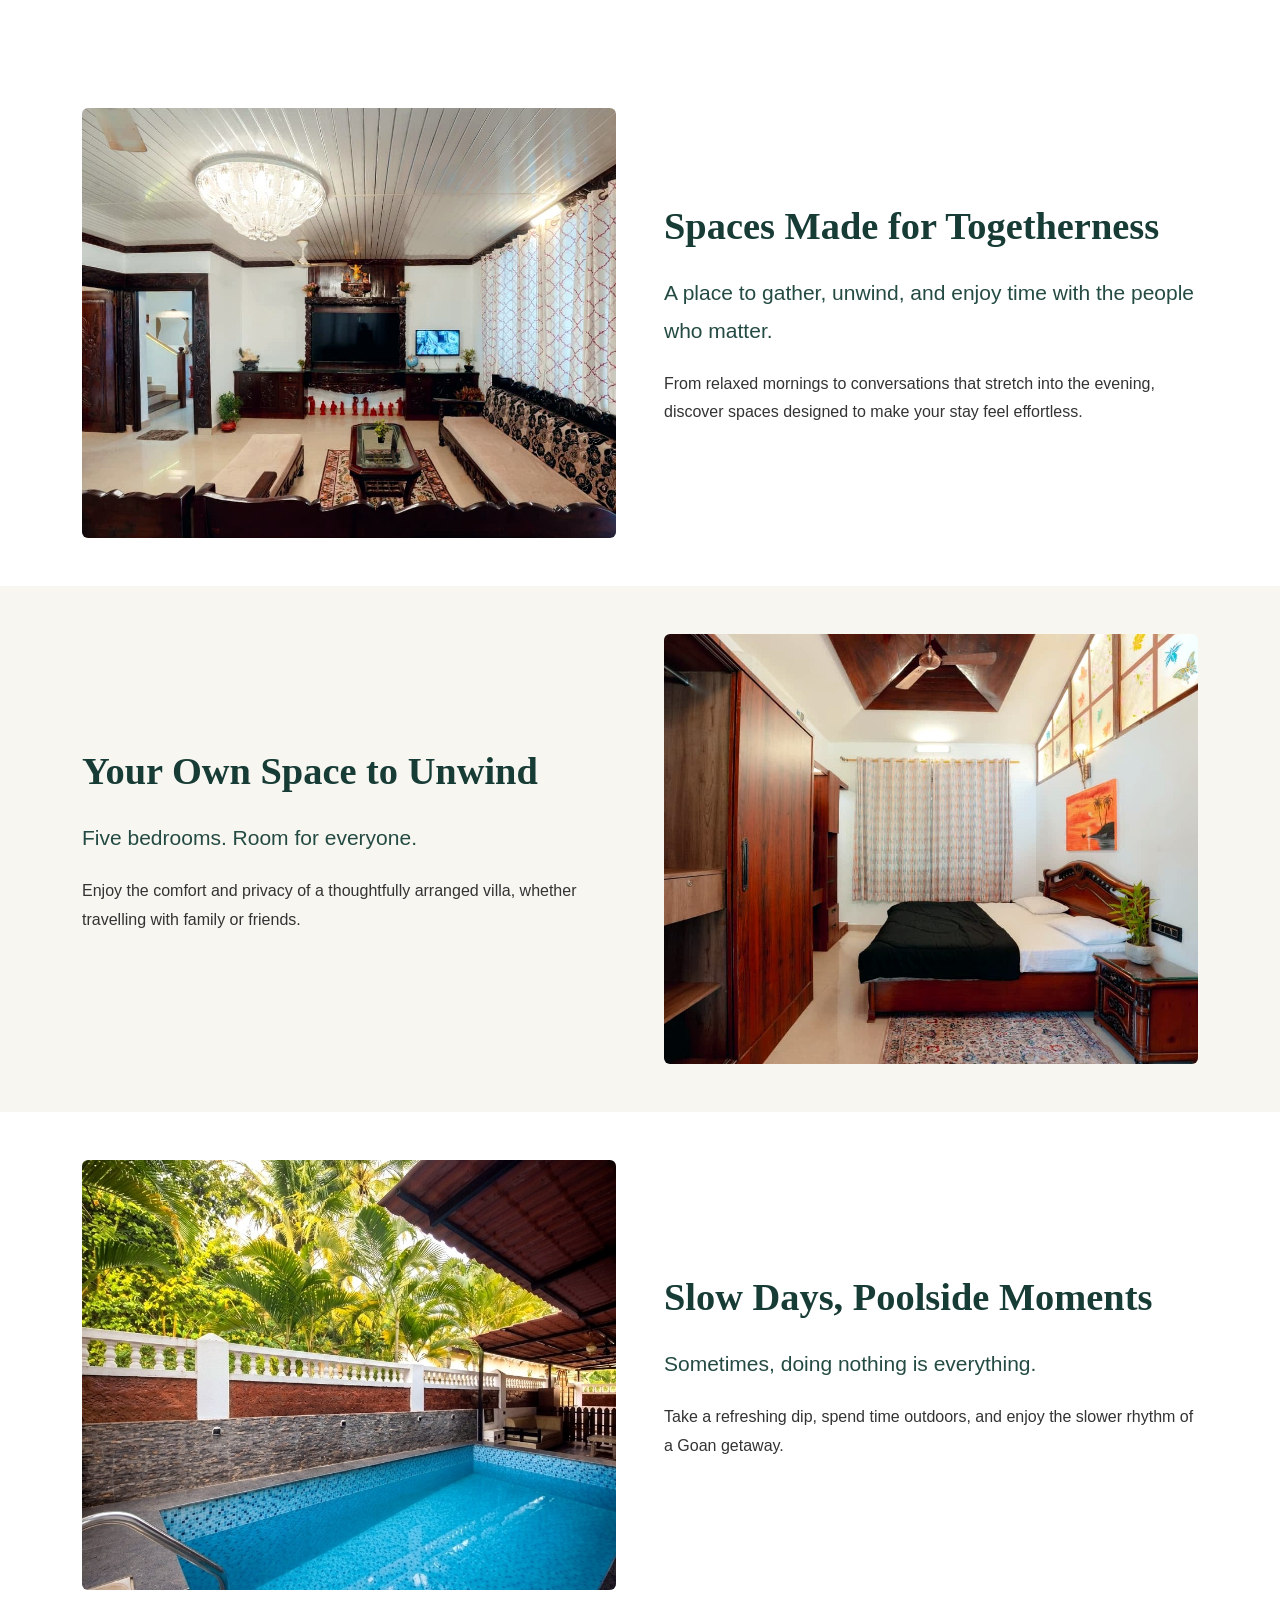
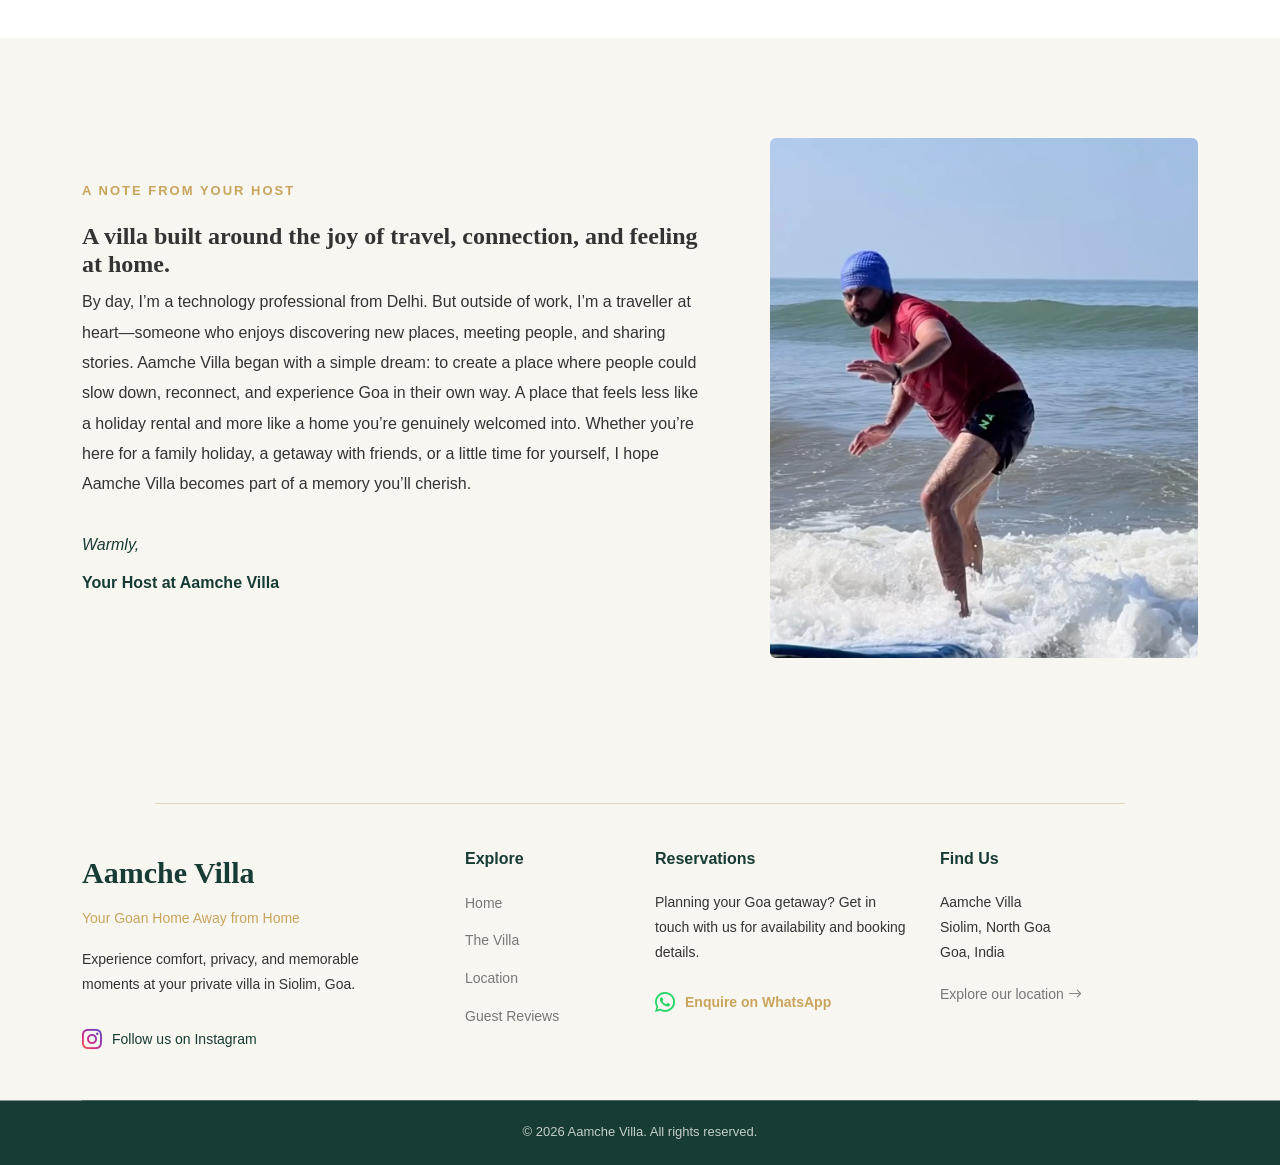
<file: theVilla.html>
<!doctype html>
<html lang="en">
  <head>
    <meta charset="UTF-8" />
    <meta name="viewport" content="width=device-width, initial-scale=1" />
    <title>The Villa | Aamche Villa, Siolim, Goa</title>
    <meta
      name="description"
      content="Discover Aamche Villa, a private 5 BHK villa in Siolim, Goa. Explore the villa, pool, living spaces, and enquire about your stay."
    />
    <meta name="theme-color" content="#f8f6f1" />

    <link
      href="https://cdn.jsdelivr.net/npm/bootstrap@5.3.8/dist/css/bootstrap.min.css"
      rel="stylesheet"
    />

    <link
      href="https://cdn.jsdelivr.net/npm/bootstrap-icons@1.11.3/font/bootstrap-icons.min.css"
      rel="stylesheet"
    />
    <link rel="stylesheet" href="style.css" />
  </head>

  <body class="villa-page">
    <!-- NAVIGATION: Keep shared with index.html -->
    <header>
      <nav
        class="navbar navbar-expand-lg navbar-light villa-navbar"
        aria-label="Main navigation"
      >
        <div class="container">
          <a
            class="navbar-brand"
            href="index.html"
            aria-label="Aamche Villa home"
          >
            <img
              src="assets/images/aamche-villa-logo.png"
              alt="Aamche Villa — Siolim, Goa"
              class="navbar-logo"
            />
          </a>

          <button
            class="navbar-toggler"
            type="button"
            data-bs-toggle="collapse"
            data-bs-target="#villaNavbar"
            aria-controls="villaNavbar"
            aria-expanded="false"
            aria-label="Toggle navigation"
          >
            <span class="navbar-toggler-icon"></span>
          </button>

          <div class="collapse navbar-collapse" id="villaNavbar">
            <ul class="navbar-nav ms-auto align-items-lg-center">
              <li class="nav-item">
                <a class="nav-link" href="index.html">Home</a>
              </li>
              <li class="nav-item">
                <a
                  class="nav-link active"
                  href="theVilla.html"
                  aria-current="page"
                  >The Villa</a
                >
              </li>

              <!-- Point to location.html after that page is created -->
              <li class="nav-item">
                <a class="nav-link" href="location.html">Location</a>
              </li>
              <li class="nav-item">
                <a class="nav-link" href="contact.html">Contact</a>
              </li>
              <li class="nav-item">
                <a class="nav-link" href="index.html#reviews">Reviews</a>
              </li>
              <li class="nav-item ms-lg-3">
                <a
                  href="#enquiryModal"
                  class="btn btn-gold"
                  data-bs-toggle="modal"
                  data-bs-target="#enquiryModal"
                >
                  Enquire Now
                </a>
              </li>
            </ul>
          </div>
        </div>
      </nav>
    </header>

    <main>
      <!-- VILLA INTRODUCTION -->
      <section
        class="villa-page-hero py-5 text-center"
        aria-labelledby="villa-page-title"
      >
        <div class="container">
          <!-- Decorative ornament -->
          <div class="villa-hero-ornament" aria-hidden="true">
            <span></span>

            <svg
              class="villa-palm-icon"
              viewBox="0 0 64 64"
              xmlns="http://www.w3.org/2000/svg"
            >
              <path
                d="M32 57 C31 43 34 29 32 16"
                fill="none"
                stroke="#173B35"
                stroke-width="2.5"
                stroke-linecap="round"
              />

              <path
                d="M32 17 C18 5 8 9 4 13 C17 12 24 17 32 22
         M32 17 C21 1 17 1 14 2 C23 10 27 17 32 24
         M32 17 C36 3 45 2 50 4 C42 10 37 17 32 24
         M32 17 C48 8 56 12 60 17 C47 15 39 19 32 24
         M32 17 C53 20 58 28 58 32 C47 25 39 24 32 24"
                fill="#173B35"
              />
            </svg>

            <span></span>
          </div>

          <!-- Location label -->
          <p class="villa-hero-eyebrow">
            Your Private Goan Escape · Siolim, Goa
          </p>
          <h1 id="villa-page-title" class="display-4 fw-bold">
            A Place to Pause, A Place to Belong
          </h1>
          <div class="col-lg-8 mx-auto">
            <p class="lead mt-4 mb-4">
              Discover the comfort, privacy, and warmth of your own Goan home.
              Aamche Villa invites you to slow down, reconnect, and make room
              for moments that matter.
            </p>
            <div class="d-flex gap-3 justify-content-center flex-wrap mb-5">
              <a href="#villa-gallery" class="btn btn-gold btn-lg"
                >Explore the Villa</a
              >
            </div>
            <!-- Gallery scroll cue -->
            <a href="#villa-gallery" class="villa-hero-scroll">
              <span>A little glimpse of life at Aamche Villa</span>
              <i class="bi bi-chevron-down" aria-hidden="true"></i>
            </a>
          </div>
        </div>
      </section>

      <!-- VILLA PHOTO CAROUSEL -->
      <section
        id="villa-gallery"
        class="villa-carousel-section"
        aria-label="Villa photo highlights"
      >
        <div
          id="villaCarousel"
          class="carousel slide villa-carousel"
          data-bs-ride="carousel"
          data-bs-interval="2000"
          data-bs-pause="hover"
          data-bs-touch="true"
        >
          <div class="carousel-inner">
            <div class="carousel-item active">
              <img
                src="assets/images/exterior_1.jpg"
                class="d-block w-100 villa-carousel-image"
                alt="Exterior of Aamche Villa in Siolim, Goa"
              />
              <div class="carousel-caption">
                <h2>Welcome to Aamche Villa</h2>
                <p>Your private Goan home away from home.</p>
              </div>
            </div>

            <div class="carousel-item">
              <img
                src="assets/images/entrance_1.1.jpg"
                class="d-block w-100 villa-carousel-image"
                alt="Comfortable living space inside Aamche Villa"
                loading="lazy"
              />
              <div class="carousel-caption">
                <h2>Space to Come Together</h2>
                <p>
                  Cherished moments, comfortable spaces, and time well spent.
                </p>
              </div>
            </div>

            <div class="carousel-item">
              <img
                src="assets/images/living_2.jpg"
                class="d-block w-100 villa-carousel-image"
                alt="Private swimming pool at Aamche Villa"
                loading="lazy"
              />
              <div class="carousel-caption">
                <h3>Find Your Own Stillness</h3>
                <p>Let the world wait a little.</p>
              </div>
            </div>

            <div class="carousel-item">
              <img
                src="assets/images/living_3.jpg"
                class="d-block w-100 villa-carousel-image"
                alt="Private swimming pool at Aamche Villa"
                loading="lazy"
              />
              <div class="carousel-caption">
                <h3>Find Your Own Stillness</h3>
                <p>Let the world wait a little.</p>
              </div>
            </div>

            <div class="carousel-item">
              <img
                src="assets/images/pool_4.jpg"
                class="d-block w-100 villa-carousel-image"
                alt="Private swimming pool at Aamche Villa"
                loading="lazy"
              />
              <div class="carousel-caption">
                <h3>Find Your Own Stillness</h3>
                <p>Let the world wait a little.</p>
              </div>
            </div>

            <div class="carousel-item">
              <img
                src="assets/images/pool_5.jpg"
                class="d-block w-100 villa-carousel-image"
                alt="Private swimming pool at Aamche Villa"
                loading="lazy"
              />
              <div class="carousel-caption">
                <h3>Find Your Own Stillness</h3>
                <p>Let the world wait a little.</p>
              </div>
            </div>

            <div class="carousel-item">
              <img
                src="assets/images/pool_6.jpg"
                class="d-block w-100 villa-carousel-image"
                alt="Private swimming pool at Aamche Villa"
                loading="lazy"
              />
              <div class="carousel-caption">
                <h3>Find Your Own Stillness</h3>
                <p>Let the world wait a little.</p>
              </div>
            </div>

            <div class="carousel-item">
              <img
                src="assets/images/bedroom7_web.jpg"
                class="d-block w-100 villa-carousel-image"
                alt="Private swimming pool at Aamche Villa"
                loading="lazy"
              />
              <div class="carousel-caption">
                <h3>Find Your Own Stillness</h3>
                <p>Let the world wait a little.</p>
              </div>
            </div>

            <div class="carousel-item">
              <img
                src="assets/images/Bedroom_8.jpg"
                class="d-block w-100 villa-carousel-image"
                alt="Private swimming pool at Aamche Villa"
                loading="lazy"
              />
              <div class="carousel-caption">
                <h3>Find Your Own Stillness</h3>
                <p>Let the world wait a little.</p>
              </div>
            </div>

            <div class="carousel-item">
              <img
                src="assets/images/bedroom_9.jpg"
                class="d-block w-100 villa-carousel-image"
                alt="Private swimming pool at Aamche Villa"
                loading="lazy"
              />
              <div class="carousel-caption">
                <h3>Find Your Own Stillness</h3>
                <p>Let the world wait a little.</p>
              </div>
            </div>

            <div class="carousel-item">
              <img
                src="assets/images/bedroom_10.jpg"
                class="d-block w-100 villa-carousel-image"
                alt="Private swimming pool at Aamche Villa"
                loading="lazy"
              />
              <div class="carousel-caption">
                <h3>Find Your Own Stillness</h3>
                <p>Let the world wait a little.</p>
              </div>
            </div>

            <div class="carousel-item">
              <img
                src="assets/images/bedroom_11.jpg"
                class="d-block w-100 villa-carousel-image"
                alt="Private swimming pool at Aamche Villa"
                loading="lazy"
              />
              <div class="carousel-caption">
                <h3>Find Your Own Stillness</h3>
                <p>Let the world wait a little.</p>
              </div>
            </div>

            <div class="carousel-item">
              <img
                src="assets/images/dining_12.jpg"
                class="d-block w-100 villa-carousel-image"
                alt="Private swimming pool at Aamche Villa"
                loading="lazy"
              />
              <div class="carousel-caption">
                <h3>Find Your Own Stillness</h3>
                <p>Let the world wait a little.</p>
              </div>
            </div>

            <div class="carousel-item">
              <img
                src="assets/images/kitchen_13.jpg"
                class="d-block w-100 villa-carousel-image"
                alt="Private swimming pool at Aamche Villa"
                loading="lazy"
              />
              <div class="carousel-caption">
                <h3>Find Your Own Stillness</h3>
                <p>Let the world wait a little.</p>
              </div>
            </div>

            <div class="carousel-item">
              <img
                src="assets/images/pool_14.jpg"
                class="d-block w-100 villa-carousel-image"
                alt="Private swimming pool at Aamche Villa"
                loading="lazy"
              />
              <div class="carousel-caption">
                <h3>Find Your Own Stillness</h3>
                <p>Let the world wait a little.</p>
              </div>
            </div>

            <div class="carousel-item">
              <img
                src="assets/images/terace_15.jpg"
                class="d-block w-100 villa-carousel-image"
                alt="Private swimming pool at Aamche Villa"
                loading="lazy"
              />
              <div class="carousel-caption">
                <h3>Find Your Own Stillness</h3>
                <p>Let the world wait a little.</p>
              </div>
            </div>

            <div class="carousel-item">
              <img
                src="assets/images/exterior_night_16.jpg"
                class="d-block w-100 villa-carousel-image"
                alt="Private swimming pool at Aamche Villa"
                loading="lazy"
              />
              <div class="carousel-caption">
                <h3>Find Your Own Stillness</h3>
                <p>Let the world wait a little.</p>
              </div>
            </div>
          </div>

          <button
            class="carousel-control-prev"
            type="button"
            data-bs-target="#villaCarousel"
            data-bs-slide="prev"
            aria-label="Previous villa photo"
          >
            <span class="carousel-control-prev-icon" aria-hidden="true"></span>
            <span class="visually-hidden">Previous</span>
          </button>

          <button
            class="carousel-control-next"
            type="button"
            data-bs-target="#villaCarousel"
            data-bs-slide="next"
            aria-label="Next villa photo"
          >
            <span class="carousel-control-next-icon" aria-hidden="true"></span>
            <span class="visually-hidden">Next</span>
          </button>
        </div>
      </section>

      <!-- VILLA HIGHLIGHTS -->
      <section class="villa-highlights py-5" aria-label="Villa highlights">
        <div class="container">
          <div class="row text-center g-4">
            <div class="col-md-4">
              <i
                class="bi bi-house-heart villa-highlight-icon"
                aria-hidden="true"
              ></i>
              <h2 class="h3">Private Villa</h2>
              <p>
                A spacious 5 BHK villa designed for a comfortable and private
                stay.
              </p>
            </div>
            <div class="col-md-4">
              <i
                class="bi bi-water villa-highlight-icon"
                aria-hidden="true"
              ></i>
              <h2 class="h3">Private Pool</h2>
              <p>Enjoy relaxed moments by your own pool.</p>
            </div>
            <div class="col-md-4">
              <i
                class="bi bi-geo-alt villa-highlight-icon"
                aria-hidden="true"
              ></i>
              <h2 class="h3">Siolim, Goa</h2>
              <p>Experience the charm and laid-back atmosphere of North Goa.</p>
            </div>
          </div>
        </div>
      </section>

      <!-- FEATURE 1: LIVING SPACES -->
      <section
        class="villa-feature-section py-5"
        aria-labelledby="villa-living-title"
      >
        <div class="container">
          <div class="row align-items-center g-5">
            <div class="col-md-6">
              <img
                src="assets/images/living_3.jpg"
                class="img-fluid villa-feature-image"
                alt="Living space at Aamche Villa"
                loading="lazy"
              />
            </div>
            <div class="col-md-6">
              <h2 id="villa-living-title">Spaces Made for Togetherness</h2>
              <p class="lead">
                A place to gather, unwind, and enjoy time with the people who
                matter.
              </p>
              <p>
                From relaxed mornings to conversations that stretch into the
                evening, discover spaces designed to make your stay feel
                effortless.
              </p>
            </div>
          </div>
        </div>
      </section>

      <!-- FEATURE 2: BEDROOMS -->
      <section
        class="villa-feature-section py-5"
        aria-labelledby="villa-bedroom-title"
      >
        <div class="container">
          <div class="row align-items-center g-5">
            <div class="col-md-6 order-md-2">
              <img
                src="assets/images/Bedroom_7.jpg"
                class="img-fluid villa-feature-image"
                alt="Bedroom at Aamche Villa"
                loading="lazy"
              />
            </div>
            <div class="col-md-6 order-md-1">
              <h2 id="villa-bedroom-title">Your Own Space to Unwind</h2>
              <p class="lead">Five bedrooms. Room for everyone.</p>
              <p>
                Enjoy the comfort and privacy of a thoughtfully arranged villa,
                whether travelling with family or friends.
              </p>
            </div>
          </div>
        </div>
      </section>

      <!-- FEATURE 3: POOL AND OUTDOOR LIVING -->
      <section
        class="villa-feature-section py-5"
        aria-labelledby="villa-pool-title"
      >
        <div class="container">
          <div class="row align-items-center g-5">
            <div class="col-md-6">
              <img
                src="assets/images/pool_4.jpg"
                class="img-fluid villa-feature-image"
                alt="Private swimming pool at Aamche Villa"
                loading="lazy"
              />
            </div>
            <div class="col-md-6">
              <h2 id="villa-pool-title">Slow Days, Poolside Moments</h2>
              <p class="lead">Sometimes, doing nothing is everything.</p>
              <p>
                Take a refreshing dip, spend time outdoors, and enjoy the slower
                rhythm of a Goan getaway.
              </p>
            </div>
          </div>
        </div>
      </section>

      <section class="host-message-section">
        <div class="container">
          <div class="row align-items-center">
            <!-- Host message: Left -->
            <div class="col-lg-7 host-message-content">
              <span class="section-label">A NOTE FROM YOUR HOST</span>

              <h4>
                A villa built around the joy of travel, connection, and feeling
                at home.
              </h4>

              <p>
                By day, I’m a technology professional from Delhi. But outside of
                work, I’m a traveller at heart—someone who enjoys discovering
                new places, meeting people, and sharing stories. Aamche Villa
                began with a simple dream: to create a place where people could
                slow down, reconnect, and experience Goa in their own way. A
                place that feels less like a holiday rental and more like a home
                you’re genuinely welcomed into. Whether you’re here for a family
                holiday, a getaway with friends, or a little time for yourself,
                I hope Aamche Villa becomes part of a memory you’ll cherish.
              </p>

              <!-- Add remaining paragraphs -->

              <p class="host-signature">
                Warmly,<br />
                <strong>Your Host at Aamche Villa</strong>
              </p>
            </div>

            <!-- Host photo: Right -->
            <div class="col-lg-5 host-message-image">
              <img
                src="assets/images/host_photo.png"
                alt="Your host at Aamche Villa"
                class="img-fluid"
                loading="lazy"
              />
            </div>
          </div>
        </div>
      </section>
    </main>

    <!-- FOOTER: Reuse the same footer design as index.html -->
    <footer class="villa-footer" id="contact">
      <div class="container">
        <div class="row footer-main">
          <div class="col-lg-4 col-md-6 footer-brand-column">
            <a href="index.html" class="footer-brand">Aamche Villa</a>
            <p class="footer-tagline">Your Goan Home Away from Home</p>
            <p class="footer-description">
              Experience comfort, privacy, and memorable moments at your private
              villa in Siolim, Goa.
            </p>
            <a
              href="https://www.instagram.com/aamchevillagoa/"
              target="_blank"
              rel="noopener noreferrer"
              class="footer-social"
              aria-label="Follow Aamche Villa on Instagram"
            >
              <i class="bi bi-instagram" aria-hidden="true"></i>
              Follow us on Instagram
            </a>
          </div>

          <div class="col-lg-2 col-md-6 footer-links-column">
            <h2 class="footer-heading">Explore</h2>
            <ul class="footer-links">
              <li><a href="index.html">Home</a></li>
              <li><a href="theVilla.html">The Villa</a></li>
              <li><a href="location.html">Location</a></li>
              <li><a href="index.html#reviews">Guest Reviews</a></li>
            </ul>
          </div>

          <div class="col-lg-3 col-md-6 footer-reservations-column">
            <h2 class="footer-heading">Reservations</h2>
            <p class="footer-description">
              Planning your Goa getaway? Get in touch with us for availability
              and booking details.
            </p>
            <a
              href="https://wa.me/91XXXXXXXXXX?text=Hello%20Aamche%20Villa%2C%20I%20would%20like%20to%20enquire%20about%20a%20booking."
              target="_blank"
              rel="noopener noreferrer"
              class="footer-booking-link"
            >
              <i class="bi bi-whatsapp" aria-hidden="true"></i>
              Enquire on WhatsApp
            </a>
          </div>

          <div class="col-lg-3 col-md-6 footer-location-column">
            <h2 class="footer-heading">Find Us</h2>
            <p class="footer-description">
              Aamche Villa<br />
              Siolim, North Goa<br />
              Goa, India
            </p>
            <a href="location.html" class="footer-location-link">
              Explore our location
              <i class="bi bi-arrow-right" aria-hidden="true"></i>
            </a>
          </div>
        </div>

        <div class="footer-bottom">
          <p>&copy; 2026 Aamche Villa. All rights reserved.</p>
        </div>
      </div>
    </footer>
    <div id="enquiryModalContainer"></div>
    <script src="https://cdn.jsdelivr.net/npm/bootstrap@5.3.8/dist/js/bootstrap.bundle.min.js"></script>
    <script src="script.js"></script>
    <!-- Shared Enquiry Modal -->
  </body>
</html>
</file>
<file: style.css>
/* =====================================================
   01. AAMCHE VILLA — DESIGN SYSTEM
===================================================== */

:root {
  /* Brand Colors */
  --color-primary: #173b35;
  --color-primary-light: #244b43;
  --color-gold: #c9a45c;
  --color-gold-hover: #dfc17f;

  /* Background Colors */
  --color-background: #f8f6f1;
  --color-white: #ffffff;

  /* Text Colors */
  --color-text: #333333;
  --color-muted: #777777;
  --color-border: #e8e2d7;

  /* Typography */
  --font-heading: "Playfair Display", serif;
  --font-body: "DM Sans", sans-serif;

  /* Layout */
  --section-padding: 80px;
  --container-width: 1200px;

  /* Animation */
  --transition-default: 0.3s ease;
}

/* =====================================================
   02. GLOBAL STYLES & TYPOGRAPHY
===================================================== */

*,
*::before,
*::after {
  box-sizing: border-box;
}

html {
  scroll-behavior: smooth;
}

body {
  margin: 0;
  font-family: var(--font-body);
  color: var(--color-text);
  background-color: var(--color-background);
  line-height: 1.6;
  overflow-x: clip;
}

img {
  max-width: 100%;
  height: auto;
}

h1,
h2,
h3,
h4,
h5,
h6 {
  font-family: var(--font-heading);
  font-weight: 600;
}

a {
  transition: color var(--transition-default);
}

/* =========================================
   HERO STORY — MINIMALIST CHAOS TO STILLNESS
========================================= */

.hero-story {
  position: absolute;
  top: 25%;
  left: 50%;
  transform: translateX(-50%);

  width: 90%;
  text-align: center;

  color: #111111;
  z-index: 1;
  pointer-events: none;
}

/* Main phrase */
.hero-story-words {
  display: flex;
  justify-content: center;
  align-items: baseline;
  gap: 12px;

  margin: 0;

  font-family: var(--font-heading);
  color: #111111;
}

/* Opening word */
.story-chaos {
  font-size: clamp(28px, 3vw, 42px);
  font-weight: 500;
  letter-spacing: -0.03em;
}

/* Transition phrase */
.story-transition {
  font-family: var(--font-body);
  font-size: clamp(15px, 1.4vw, 19px);
  font-weight: 300;
  color: #111111;
}

/* Final word */
.story-stillness {
  font-size: clamp(28px, 3vw, 42px);
  font-weight: 400;
  font-style: italic;
  color: #111111;
}

/* Minimal golden arrow */
.story-arrow {
  position: relative;

  width: 250px;
  height: 1px;

  background-color: var(--color-gold);
  margin: 18px auto 14px;
}

/* Arrow head */
.story-arrow::after {
  content: "";

  position: absolute;
  right: 0;
  top: -4px;

  width: 10px;
  height: 10px;

  border-top: 1px solid var(--color-gold);
  border-right: 1px solid var(--color-gold);

  transform: rotate(45deg);
}

/* Tagline */
.hero-story-tagline {
  font-family: var(--font-body);
  font-size: 18px;
  font-weight: 400;
  letter-spacing: 0.04em;

  margin: 0;
  color: #111111;
}

/* =========================================
   RESPONSIVE HERO STORY
========================================= */

@media (max-width: 767.98px) {
  .hero-story {
    top: 28%;
    width: 95%;
  }

  .hero-story-words {
    gap: 7px;
  }

  .story-chaos,
  .story-stillness {
    font-size: clamp(26px, 2.8vw, 39px);
  }

  .story-transition {
    font-size: 13px;
  }

  .story-arrow {
    width: 70px;
    margin: 14px auto 10px;
  }

  .hero-story-tagline {
    font-size: 13px;
    letter-spacing: 0.02em;
  }
}

/* =====================================================
   03. HERO SECTION
===================================================== */

.hero {
  min-height: max(700px, 100vh);

  background:
    linear-gradient(
      90deg,
      rgba(0, 0, 0, 0.22) 0%,
      rgba(0, 0, 0, 0.1) 45%,
      rgba(0, 0, 0, 0) 75%
    ),
    linear-gradient(0deg, rgba(0, 0, 0, 0.18) 0%, rgba(0, 0, 0, 0) 50%),
    url("assets/images/hero.jpg");
  background-size: cover;
  background-position: center 60%;
  background-repeat: no-repeat;
  position: relative;
  color: var(--color-white);

  display: flex;
  flex-direction: column;
}

.hero-content {
  flex: 1;

  display: flex;
  flex-direction: column;
  justify-content: center;

  padding: 60px 0;
  transform: translateY(110px);
}

.hero-content h1 {
  font-family: var(--font-heading);
  font-size: clamp(46px, 4.5vw, 68px);
  font-weight: 500;
  line-height: 1.1;

  margin-bottom: 20px;
}

.hero-content p {
  font-family: var(--font-body);
  font-size: clamp(18px, 2vw, 26px);
  line-height: 1.5;

  margin-bottom: 32px;
}

/* Navbar Logo */

.navbar-brand {
  display: flex;
  align-items: center;
  padding: 0;
}

.navbar-logo {
  width: 250px;
  height: auto;
  max-width: 100%;
  object-fit: contain;
}

@media (max-width: 991px) {
  .navbar-logo {
    width: 190px;
  }
}

/* =====================================================
   04. NAVIGATION
===================================================== */

/* Desktop Navbar */

.hero .navbar {
  padding: 24px 0;
}

.navbar-brand {
  font-family: var(--font-heading);
  font-size: 32px;
  font-weight: 600;
  color: var(--color-white);
  letter-spacing: -0.5px;
}

.navbar-brand:hover,
.navbar-brand:focus {
  color: var(--color-white);
}

.navbar .nav-link {
  color: var(--color-white);
  font-size: 18px;
  font-weight: 500;
  margin-left: 18px;

  transition: color var(--transition-default);
}

.navbar .nav-link:hover,
.navbar .nav-link:focus {
  color: var(--color-gold);
}

/* Navbar Hamburger Button */

.navbar .navbar-toggler {
  border: 1px solid rgba(255, 255, 255, 0.6);
}

.navbar .navbar-toggler:focus {
  box-shadow: 0 0 0 0.15rem rgba(201, 164, 92, 0.5);
}

/* Navbar Logo */

.navbar-brand {
  display: flex;
  align-items: center;
  padding: 0;
}

.navbar-logo {
  width: 250px;
  height: auto;
  object-fit: contain;
}

@media (max-width: 991px) {
  .navbar-logo {
    width: 190px;
  }
}

/* =====================================================
   05. BUTTONS
===================================================== */

.btn-gold {
  display: inline-block;

  background-color: var(--color-gold);
  color: var(--color-primary);

  padding: 12px 24px;

  border: none;
  border-radius: 4px;

  font-weight: 600;
  text-decoration: none;

  transition:
    background-color var(--transition-default),
    transform var(--transition-default);
}

.btn-gold:hover,
.btn-gold:focus {
  background-color: var(--color-gold-hover);
  color: var(--color-primary);

  transform: translateY(-2px);
}

/* Hero CTA Button */

.hero-content .btn-gold {
  width: fit-content;
  padding: 14px 32px;
}

/* =====================================================
   06. VILLA INTRODUCTION
===================================================== */

.villa-intro {
  background-color: var(--color-background);
  padding: 60px 0;
}

/* Section Eyebrow Label */

.section-label {
  color: #b89550;

  font-size: 14px;
  font-weight: 600;
  letter-spacing: 3px;
}

/* Section Heading */

.section-title {
  color: var(--color-primary);

  font-size: 38px;
  font-weight: 700;
  line-height: 1.3;
}

/* Section Description */

.section-description {
  color: #666666;

  font-size: 18px;
  line-height: 1.8;

  margin-top: 20px;
}

/* =====================================================
   07. VILLA HIGHLIGHT CARDS
===================================================== */

.highlight-card {
  height: 100%;
  padding: 30px 20px;

  background-color: var(--color-white);

  text-align: center;

  border-radius: 8px;
  border: 1px solid var(--color-border);

  transition:
    transform var(--transition-default),
    box-shadow var(--transition-default);
}

.highlight-card:hover {
  transform: translateY(-5px);
  box-shadow: 0 8px 24px rgba(0, 0, 0, 0.06);
}

.highlight-card h3 {
  color: var(--color-primary);

  font-size: 24px;
  font-weight: 700;
}

.highlight-card p {
  color: var(--color-muted);
  margin-bottom: 0;
}

/* =====================================================
   08. GOOGLE RATING
===================================================== */

.google-rating {
  border-top: 1px solid var(--color-border);
  padding-top: 30px;
}

.rating-label {
  color: #555555;
  font-size: 16px;
}

.rating-score {
  display: flex;
  justify-content: center;
  align-items: center;
  gap: 12px;
}

.rating-number {
  font-size: 32px;
  font-weight: 700;
  color: var(--color-primary);
}

.rating-stars {
  color: #f4b400;
  font-size: 26px;
  letter-spacing: 2px;
}

.rating-reviews {
  color: #666666;
  margin-top: 8px;
}

/* =====================================================
   09. GUEST REVIEWS
===================================================== */

/* Reviews Section */

.guest-reviews {
  background-color: var(--color-background);
}

.guest-reviews .section-heading {
  margin-bottom: 35px;
}

/* Review Card */

.review-card {
  height: 100%;
  min-height: 0;

  padding: 24px 26px;

  background-color: var(--color-white);

  border: 1px solid rgba(23, 59, 53, 0.1);
  border-radius: 8px;

  display: flex;
  flex-direction: column;

  position: relative;

  transition:
    transform var(--transition-default),
    box-shadow var(--transition-default);
}

.review-card:hover {
  transform: translateY(-3px);
  box-shadow: 0 8px 22px rgba(23, 59, 53, 0.07);
}

/* Review Header */

.review-card-header {
  display: flex;
  justify-content: space-between;
  align-items: flex-start;

  gap: 10px;
  margin-bottom: 14px;
}

.review-card-header h3 {
  font-family: var(--font-body);
  font-size: 17px;
  font-weight: 600;

  color: var(--color-primary);
  margin-bottom: 5px;
}

/* Review Source */

.review-source {
  display: inline-flex;
  align-items: center;
  gap: 6px;

  color: var(--color-muted);
  font-size: 13px;
}

.review-source i {
  color: #4285f4;
  font-size: 15px;
}

/* Review Stars */

.review-stars {
  color: var(--color-gold);
  font-size: 15px;
  letter-spacing: 1px;
  white-space: nowrap;
}

/* Review Content */

.review-text {
  color: var(--color-text);

  font-size: 15px;
  line-height: 1.7;

  margin-bottom: 0;
}

/* =====================================================
   10. FOOTER — UPPER LIGHT SECTION
===================================================== */

/* Footer Main Container */

.villa-footer {
  position: relative;

  background-color: var(--color-background);
  color: var(--color-text);

  padding: 45px 0 0;
}

/* Reviews-to-Footer Divider */

.villa-footer::before {
  content: "";

  display: block;

  width: 80%;
  max-width: 970px;
  height: 1px;

  background-color: var(--color-gold);
  opacity: 0.4;

  margin: 0 auto 45px;
}

/* Footer Column Layout */

.footer-main {
  align-items: flex-start;
  row-gap: 35px;
}

.footer-main > div {
  min-width: 0;
}

/* Branding Column */

.footer-brand-column {
  padding-right: 30px;
}

/* Other Footer Columns */

.footer-links-column,
.footer-reservations-column,
.footer-location-column {
  padding-left: 15px;
  padding-right: 15px;
}

/* =====================================================
   11. FOOTER — BRANDING & DESCRIPTION
===================================================== */

/* Villa Brand */

.footer-brand {
  display: inline-block;

  font-family: var(--font-heading);
  font-size: 30px;
  font-weight: 600;

  color: var(--color-primary);
  text-decoration: none;

  margin-bottom: 10px;
}

.footer-brand:hover {
  color: var(--color-gold);
}

/* Tagline */

.footer-tagline {
  color: var(--color-gold);

  font-size: 14px;
  margin-bottom: 18px;
}

/* Description */

.footer-description {
  color: var(--color-text);

  font-size: 14px;
  line-height: 1.8;
}

/* =====================================================
   12. FOOTER — HEADINGS & QUICK LINKS
===================================================== */

/* Footer Headings */

.footer-heading {
  font-family: var(--font-body);
  font-size: 16px;
  font-weight: 600;

  color: var(--color-primary);

  margin-bottom: 22px;
}

/* Footer Link List */

.footer-links {
  list-style: none;

  padding: 0;
  margin: 0;
}

.footer-links li {
  margin-bottom: 12px;
}

/* Footer Links */

.footer-links a,
.footer-location-link {
  color: var(--color-muted);

  font-size: 14px;
  text-decoration: none;

  transition: color var(--transition-default);
}

.footer-links a:hover,
.footer-location-link:hover {
  color: var(--color-gold);
}

/* =====================================================
   13. FOOTER — INSTAGRAM
===================================================== */

.footer-social {
  display: inline-flex;
  align-items: center;
  gap: 10px;

  color: var(--color-primary);
  text-decoration: none;

  font-size: 14px;
  margin-top: 10px;

  transition: color var(--transition-default);
}

/* Instagram Brand Icon */

.footer-social i {
  font-size: 20px;

  background: linear-gradient(45deg, #f58529, #dd2a7b, #8134af, #515bd4);

  -webkit-background-clip: text;
  background-clip: text;
  -webkit-text-fill-color: transparent;
}

.footer-social:hover {
  color: var(--color-gold);
}

/* =====================================================
   14. FOOTER — WHATSAPP BOOKING
===================================================== */

.footer-booking-link {
  display: inline-flex;
  align-items: center;
  gap: 10px;

  color: var(--color-gold);
  text-decoration: none;

  font-size: 14px;
  font-weight: 600;

  margin-top: 5px;

  transition: color var(--transition-default);
}

/* WhatsApp Brand Icon */

.footer-booking-link i {
  font-size: 20px;
  color: #25d366;
}

.footer-booking-link:hover {
  color: var(--color-primary);
}

/* =====================================================
   15. FOOTER — DARK COPYRIGHT STRIP
===================================================== */

.footer-bottom {
  display: flex;
  justify-content: center;
  align-items: center;

  gap: 20px;

  position: relative;

  background-color: var(--color-primary);

  margin-top: 45px;
  padding: 22px 30px;

  /* Extend the green background beyond the container */
  box-shadow: 0 0 0 100vmax var(--color-primary);
  clip-path: inset(0 -100vmax);
}

/* Copyright Text */

.footer-bottom p {
  color: rgba(255, 255, 255, 0.75);

  font-size: 13px;
  margin: 0;
}

/* =====================================================
   16. RESPONSIVE DESIGN — TABLET
===================================================== */

@media (max-width: 991.98px) {
  /* Hero Background */

  .hero {
    background-position: center;
  }

  /* Mobile Navigation — Transparent */

  .hero .navbar {
    padding: 15px 0;
  }

  .navbar-collapse {
    margin-top: 15px;
    padding: 10px 0;

    background-color: transparent;
    border: none;
    border-radius: 0;
    box-shadow: none;
  }

  .navbar-nav {
    align-items: stretch !important;
    gap: 8px;
  }

  .navbar .nav-link {
    margin-left: 0;
    padding: 10px 5px;
  }

  .navbar .nav-item.ms-lg-3 {
    margin-left: 0 !important;
  }

  .navbar .nav-item .btn-gold {
    display: inline-block;
    margin-top: 10px;
  }

  /* Footer Column Spacing */

  .footer-brand-column {
    padding-right: 15px;
  }

  .footer-links-column,
  .footer-reservations-column,
  .footer-location-column {
    padding-left: 15px;
    padding-right: 15px;
  }
}

/* =====================================================
   17. RESPONSIVE DESIGN — MOBILE
===================================================== */

@media (max-width: 767.98px) {
  /* Hero */

  .hero {
    min-height: max(650px, 100vh);
    background-position: center;
  }

  .hero-content {
    padding: 40px 0;
  }

  .hero-content h1 {
    font-size: clamp(40px, 10vw, 56px);
  }

  .hero-content p {
    font-size: 18px;
  }

  /* Villa Introduction */

  .villa-intro {
    padding: 50px 0;
  }

  .section-title {
    font-size: 30px;
  }

  .section-description {
    font-size: 16px;
  }

  /* Google Rating */

  .rating-score {
    gap: 8px;
  }

  .rating-number {
    font-size: 28px;
  }

  .rating-stars {
    font-size: 22px;
  }

  /* Guest Reviews */

  .guest-reviews .section-heading {
    margin-bottom: 25px;
  }

  .review-card {
    min-height: auto;
    padding: 22px;
  }

  .review-card-header {
    flex-direction: column;
    gap: 10px;
  }

  .review-card-header h3 {
    font-size: 16px;
  }

  .review-text {
    font-size: 14px;
    line-height: 1.7;
  }

  /* Footer */

  .villa-footer {
    padding-top: 35px;
  }

  .villa-footer::before {
    width: 90%;
    margin-bottom: 35px;
  }

  .footer-main {
    row-gap: 30px;
    text-align: center;
  }

  .footer-brand-column {
    padding-right: 15px;
  }

  .footer-heading {
    margin-bottom: 15px;
  }

  /* Copyright Strip */

  .footer-bottom {
    flex-direction: column;
    text-align: center;

    gap: 8px;
    padding: 22px 15px;

    margin-top: 35px;
  }
}

/* =====================================================
   18. RESPONSIVE DESIGN — SMALL MOBILE
===================================================== */

@media (max-width: 480px) {
  /* Hero */

  .hero-content h1 {
    font-size: 40px;
  }

  .hero-content p {
    font-size: 17px;
  }

  /* Section Headings */

  .section-title {
    font-size: 27px;
  }

  /* Highlight Cards */

  .highlight-card {
    padding: 25px 15px;
  }

  .highlight-card h3 {
    font-size: 22px;
  }

  /* Google Rating */

  .rating-score {
    flex-wrap: wrap;
  }
}

/* Google Reviews Link */
.google-review-link {
  color: var(--color-gold);
  text-decoration: none;
  font-weight: 500;

  transition:
    color var(--transition-default),
    opacity var(--transition-default);
}

.google-review-link:hover {
  color: var(--color-primary);
  text-decoration: none;
}

.google-review-link:focus-visible {
  outline: 2px solid var(--color-gold);
  outline-offset: 4px;
  border-radius: 2px;
}

/* =====================================================
   19. THE VILLA PAGE
===================================================== */

/* -----------------------------------------------------
   19.1 Villa Page Navbar
   Keep the same layout as homepage, but use dark text
   because this page has a light background.
----------------------------------------------------- */

.villa-page {
  background-color: var(--color-background);
}

.villa-navbar {
  background-color: var(--color-background);
  padding: 12px 0;
}

.villa-navbar .navbar-logo {
  width: 250px;
  max-height: 85px;
  object-fit: contain;
}

.villa-navbar .nav-link {
  color: var(--color-primary);
  font-weight: 500;
  margin-left: 15px;
}

.villa-navbar .nav-link:hover,
.villa-navbar .nav-link:focus,
.villa-navbar .nav-link.active {
  color: var(--color-gold);
}

.villa-navbar .navbar-toggler {
  border-color: var(--color-primary);
}

.villa-navbar .navbar-toggler:focus {
  box-shadow: 0 0 0 0.15rem rgba(201, 164, 92, 0.4);
}

/* -----------------------------------------------------
   19.2 Villa Introduction — Refined Hero
----------------------------------------------------- */

.villa-page-hero {
  position: relative;
  background-color: var(--color-background);
  padding: 25px 0 15px;
  overflow: hidden;
}

/* Small decorative ornament */
.villa-hero-ornament {
  display: flex;
  justify-content: center;
  align-items: center;
  gap: 18px;
  color: var(--color-gold);
  margin-bottom: 8px;
}

.villa-hero-ornament span {
  display: block;
  width: 35px;
  height: 1px;
  background-color: var(--color-gold);
}

.villa-hero-ornament i {
  font-size: 25px;
}

/* Location eyebrow */
.villa-hero-eyebrow {
  color: var(--color-gold);
  font-family: var(--font-body);
  font-size: 13px;
  font-weight: 600;
  letter-spacing: 2.5px;
  text-transform: uppercase;
  margin-bottom: 22px;
}

/* Main heading */
.villa-page-hero h1 {
  color: var(--color-primary);
  font-family: var(--font-heading);
  font-size: clamp(38px, 5vw, 68px);
  font-weight: 600;
  line-height: 1.12;
  margin-bottom: 25px;
}

/* Description */
.villa-hero-description {
  max-width: 900px;
  margin: 0 auto;
}

.villa-page-hero .lead {
  color: var(--color-text);
  font-family: var(--font-body);
  font-size: clamp(17px, 1.5vw, 21px);
  line-height: 1.8;
  margin: 0 auto 25px;
}

/* Hero buttons */
.villa-hero-actions {
  display: flex;
  justify-content: center;
  align-items: center;
  flex-wrap: wrap;
  gap: 16px;
}

.villa-hero-actions .btn {
  padding: 13px 25px;
}

/* Gallery scroll cue */
.villa-hero-scroll {
  display: inline-flex;
  flex-direction: column;
  align-items: center;
  gap: 1px;
  margin-top: 2px;

  color: var(--color-muted);
  font-size: 12px;
  font-weight: 600;
  letter-spacing: 1.8px;
  text-transform: uppercase;
  text-decoration: none;

  transition: color var(--transition-default);
}

.villa-hero-scroll i {
  color: var(--color-gold);
  font-size: 23px;
  transition: transform var(--transition-default);
}

.villa-hero-scroll:hover {
  color: var(--color-primary);
}

.villa-hero-scroll:hover i {
  transform: translateY(4px);
}

/* Responsive hero */
@media (max-width: 767.98px) {
  .villa-page-hero {
    padding: 35px 0 25px;
  }

  .villa-hero-eyebrow {
    font-size: 11px;
    letter-spacing: 1.5px;
    margin-bottom: 18px;
  }

  .villa-page-hero h1 {
    font-size: clamp(34px, 8vw, 44px);
    line-height: 1.15;
  }

  .villa-page-hero .lead {
    font-size: 16px;
    line-height: 1.7;
  }

  .villa-hero-actions {
    gap: 12px;
  }

  .villa-hero-actions .btn {
    padding: 11px 18px;
    font-size: 16px;
  }

  .villa-hero-scroll {
    margin-top: 25px;
    font-size: 10px;
    letter-spacing: 1.2px;
  }
}

.villa-palm-icon {
  width: 34px;
  height: 34px;
  display: block;
}

/* =====================================================
   VILLA PAGE — LUXURY CAROUSEL
===================================================== */

/* Carousel outer frame */
.villa-carousel {
  position: relative;
  width: 100%;
  padding: 12px;
  overflow: hidden;
  background-color: var(--color-background);
}

/* Carousel frame */
.villa-carousel .carousel-inner {
  overflow: hidden;
  border-radius: 6px;
}

/* Consistent image sizing */
.villa-carousel-image {
  display: block;
  width: 100%;
  height: clamp(400px, 55vw, 700px);
  object-fit: cover;
  object-position: center;
}

/* Caption overlay */
.villa-carousel .carousel-item {
  position: relative;
}

.villa-carousel .carousel-item::after {
  content: "";
  position: absolute;
  inset: 0;

  background: linear-gradient(
    to top,
    rgba(0, 0, 0, 0.55) 0%,
    rgba(0, 0, 0, 0.15) 35%,
    rgba(0, 0, 0, 0) 65%
  );

  pointer-events: none;
}

/* Caption positioning */
.villa-carousel .carousel-caption {
  z-index: 2;
  bottom: 8%;
  text-align: center;
}

/* Caption heading */
.villa-carousel .carousel-caption h2 {
  font-family: var(--font-heading);
  font-size: clamp(2rem, 4vw, 3.5rem);
  font-weight: 500;
  color: var(--color-white);
  margin-bottom: 12px;
}

/* Caption description */
.villa-carousel .carousel-caption p {
  font-family: var(--font-body);
  font-size: clamp(1rem, 1.5vw, 1.25rem);
  color: var(--color-white);
  margin-bottom: 0;
}

/* Carousel arrows */
.villa-carousel .carousel-control-prev,
.villa-carousel .carousel-control-next {
  z-index: 3;
  width: 8%;
  opacity: 0.75;
  transition: opacity var(--transition-default);
}

.villa-carousel .carousel-control-prev:hover,
.villa-carousel .carousel-control-next:hover {
  opacity: 1;
}

/* Tablet and mobile */
@media (max-width: 768px) {
  .villa-carousel {
    padding: 8px;
  }

  .villa-carousel-image {
    height: 400px;
  }

  .villa-carousel .carousel-caption {
    bottom: 6%;
    left: 10%;
    right: 10%;
  }

  .villa-carousel .carousel-caption h2 {
    font-size: 1.8rem;
  }

  .villa-carousel .carousel-caption p {
    font-size: 0.95rem;
  }

  .villa-carousel .carousel-control-prev,
  .villa-carousel .carousel-control-next {
    width: 12%;
  }
}

/* Small mobile */
@media (max-width: 575.98px) {
  .villa-carousel-image {
    height: 300px;
  }

  .villa-carousel .carousel-caption h2 {
    font-size: 24px;
  }

  .villa-carousel .carousel-caption p {
    font-size: 14px;
  }
}

/* -----------------------------------------------------
   19.4 Villa Highlights
----------------------------------------------------- */

.villa-highlights {
  background-color: #ffffff;
  padding: 70px 0;
}

.villa-highlights .row {
  align-items: stretch;
}

.villa-highlights .col-md-4 {
  padding: 20px 30px;
}

.villa-highlight-icon {
  display: inline-block;
  color: var(--color-gold);
  font-size: 30px;
  margin-bottom: 15px;
}

.villa-highlights h2 {
  color: var(--color-primary);
  margin-bottom: 12px;
}

.villa-highlights p {
  max-width: 350px;
  margin: 0 auto;
  color: var(--color-muted);
}

/* -----------------------------------------------------
   19.5 Villa Feature Sections
----------------------------------------------------- */

.villa-feature-section {
  padding: 85px 0;
  background-color: var(--color-background);
}

.villa-feature-section:nth-of-type(even) {
  background-color: #ffffff;
}

.villa-feature-section h2 {
  color: var(--color-primary);
  font-size: clamp(30px, 3vw, 42px);
  line-height: 1.25;
  margin-bottom: 24px;
}

.villa-feature-section .lead {
  color: var(--color-primary-light);
  font-size: 21px;
  margin-bottom: 20px;
}

.villa-feature-section p {
  color: var(--color-text);
  line-height: 1.8;
}

.villa-feature-image {
  width: 100%;
  height: 430px;
  object-fit: cover;
  border-radius: 6px;
}

/* -----------------------------------------------------
   19.6 Villa Enquiry CTA
----------------------------------------------------- */

.villa-enquiry-section {
  background-color: var(--color-primary);
  color: var(--color-white);
  padding: 85px 0;
}

.villa-enquiry-section h2 {
  color: var(--color-white);
  font-size: clamp(30px, 3vw, 44px);
  margin-bottom: 20px;
}

.villa-enquiry-section .lead {
  color: rgba(255, 255, 255, 0.85);
  font-size: 20px;
}

.villa-enquiry-section .btn-gold {
  padding: 15px 30px;
}

/* -----------------------------------------------------
   19.7 Responsive Adjustments
----------------------------------------------------- */

@media (max-width: 991.98px) {
  .villa-navbar .navbar-logo {
    width: 210px;
    max-height: 75px;
  }

  .villa-navbar .navbar-collapse {
    padding: 15px 0;
  }

  .villa-navbar .nav-link {
    margin-left: 0;
    padding: 10px 0;
  }

  .villa-navbar .nav-item .btn-gold {
    margin-top: 10px;
  }

  .villa-page-hero {
    padding: 50px 0 35px;
  }

  .villa-feature-section {
    padding: 60px 0;
  }

  .villa-feature-image {
    height: 350px;
  }
}

@media (max-width: 575.98px) {
  .villa-navbar .navbar-logo {
    width: 175px;
    max-height: 65px;
  }

  .villa-page-hero h1 {
    font-size: 34px;
  }

  .villa-page-hero .lead {
    font-size: 16px;
  }

  .villa-carousel-image {
    height: 300px;
  }

  .villa-carousel-section .carousel-caption {
    bottom: 8%;
  }

  .villa-carousel-section .carousel-caption h2 {
    font-size: 24px;
  }

  .villa-carousel-section .carousel-caption p {
    font-size: 14px;
  }

  .villa-highlights {
    padding: 45px 0;
  }

  .villa-highlights .col-md-4 {
    padding: 20px 15px;
  }

  .villa-feature-section {
    padding: 45px 0;
  }

  .villa-feature-image {
    height: 280px;
  }

  .villa-feature-section h2 {
    font-size: 30px;
  }

  .villa-feature-section .lead {
    font-size: 18px;
  }

  .villa-enquiry-section {
    padding: 55px 0;
  }
}

/* -----------------------------------------------------
   19.8 Accessibility: Respect Reduced Motion
----------------------------------------------------- */

@media (prefers-reduced-motion: reduce) {
  .villa-page *,
  .villa-page *::before,
  .villa-page *::after {
    scroll-behavior: auto !important;
    transition-duration: 0.01ms !important;
    animation-duration: 0.01ms !important;
  }
}

/* =====================================================
   19.9 HOST MESSAGE — PERSONAL HOSPITALITY
===================================================== */

.host-message-section {
  background-color: var(--color-background);
  padding: 100px 0;
}

.host-message-section .row {
  --bs-gutter-x: 4rem;
}

/* Host message content */
.host-message-content {
  padding-right: 30px;
}

.host-message-content .section-label {
  display: inline-block;
  color: var(--color-gold);
  font-family: var(--font-body);
  font-size: 13px;
  font-weight: 600;
  letter-spacing: 2px;
  text-transform: uppercase;
  margin-bottom: 20px;
}

.host-message-content h2 {
  color: var(--color-primary);
  font-size: clamp(32px, 3.5vw, 48px);
  line-height: 1.2;
  margin-bottom: 28px;
}

.host-message-content p {
  color: var(--color-text);
  font-size: 16px;
  line-height: 1.9;
  margin-bottom: 20px;
  max-width: 620px;
}

/* Host signature */
.host-message-content .host-signature {
  margin-top: 30px;
  color: var(--color-primary);
  font-style: italic;
}

.host-message-content .host-signature strong {
  display: inline-block;
  margin-top: 8px;
  font-style: normal;
  font-weight: 600;
}

/* Host photo */
.host-message-image {
  position: relative;
  z-index: 1;
}

.host-message-image img {
  display: block;
  width: 100%;
  height: 520px;
  object-fit: cover;
  object-position: center;
  border-radius: 6px;
}

/* Responsive adjustments */
@media (max-width: 991.98px) {
  .host-message-section {
    padding: 70px 0;
  }

  .host-message-content {
    padding-right: 12px;
  }

  .host-message-image img {
    height: 450px;
  }
}

@media (max-width: 767.98px) {
  .host-message-section {
    padding: 50px 0;
  }

  .host-message-section .row {
    --bs-gutter-x: 1.5rem;
    row-gap: 35px;
  }

  .host-message-content h2 {
    font-size: 34px;
  }

  .host-message-content p {
    font-size: 15px;
  }

  .host-message-image img {
    height: 420px;
  }
}

.villa-hero-eyebrow {
  color: var(--color-gold);
  font-size: 13px;
  font-weight: 600;
  letter-spacing: 2.5px;
  text-transform: uppercase;
  margin-bottom: 20px;
}

/* =====================================================
   LOCATION PAGE
===================================================== */

/* Location hero */
.location-hero-section {
  background-color: var(--color-background);
  padding: 45px 0 30px;
}

.location-hero-content {
  max-width: 950px;
  margin: 0 auto;
}

/* Eyebrow */
.location-eyebrow {
  color: var(--color-gold);
  font-family: var(--font-body);
  font-size: 13px;
  font-weight: 600;
  letter-spacing: 2.5px;
  text-transform: uppercase;
  margin-bottom: 20px;
}

/* Hero heading */
.location-hero-content h1 {
  color: var(--color-primary);
  font-family: var(--font-heading);
  font-size: clamp(38px, 5vw, 64px);
  font-weight: 600;
  line-height: 1.15;
  margin-bottom: 24px;
}

/* Hero description */
.location-hero-description {
  max-width: 760px;
  margin: 0 auto;
  color: var(--color-text);
  font-family: var(--font-body);
  font-size: clamp(16px, 1.5vw, 20px);
  line-height: 1.8;
}

/* Map image container */
.location-map-wrapper {
  margin-top: 40px;
  width: 100%;
  overflow: hidden;
  border-radius: 8px;
  background-color: var(--color-background);
}

/* Map image */
.location-map-image {
  display: block;
  width: 100%;
  height: auto;
  object-fit: contain;
}

/* Map caption */
.location-map-caption {
  margin-top: 15px;
  text-align: center;
  color: var(--color-muted);
  font-size: 13px;
  letter-spacing: 0.5px;
}

.location-map-caption i {
  color: var(--color-gold);
  margin-right: 5px;
}

/* =====================================================
   LOCATION DISTANCE HIGHLIGHTS
===================================================== */

.location-distance-section {
  background-color: var(--color-background);
  padding: 40px 0 10px;
}

.location-distance-heading {
  max-width: 700px;
  margin: 0 auto 45px;
}

.location-distance-heading h2 {
  color: var(--color-primary);
  font-family: var(--font-heading);
  font-size: clamp(32px, 4vw, 46px);
  font-weight: 600;
  margin-bottom: 1px;
}

.location-distance-heading > p:last-child {
  color: var(--color-muted);
  font-size: 16px;
  line-height: 1.8;
}

/* Distance cards */
.location-distance-card {
  height: 100%;
  padding: 8px 8px;
  text-align: center;
  background-color: #ffffff;
  border: 1px solid var(--color-border);
  border-radius: 6px;
  transition:
    transform var(--transition-default),
    box-shadow var(--transition-default);
}

.location-distance-card:hover {
  transform: translateY(-4px);
  box-shadow: 0 8px 24px rgba(23, 59, 53, 0.08);
}

/* Distance number */
.location-distance {
  display: block;
  color: var(--color-gold);
  font-family: var(--font-heading);
  font-size: 32px;
  font-weight: 600;
  margin-bottom: 12px;
}

/* Destination name */
.location-distance-card h3 {
  color: var(--color-primary);
  font-family: var(--font-heading);
  font-size: 20px;
  font-weight: 600;
  margin-bottom: 12px;
}

/* Destination description */
.location-distance-card p {
  color: var(--color-muted);
  font-size: 14px;
  line-height: 1.7;
  margin-bottom: 0;
}

/* =====================================================
   LOCATION PAGE — RESPONSIVE
===================================================== */

@media (max-width: 767.98px) {
  .location-hero-section {
    padding: 35px 0 20px;
  }

  .location-eyebrow {
    font-size: 11px;
    letter-spacing: 1.5px;
  }

  .location-hero-content h1 {
    font-size: clamp(32px, 8vw, 42px);
  }

  .location-hero-description {
    font-size: 15px;
    line-height: 1.7;
  }

  .location-map-wrapper {
    margin-top: 25px;
    border-radius: 4px;
  }

  .location-distance-section {
    padding: 45px 0 60px;
  }

  .location-distance-heading {
    margin-bottom: 30px;
  }

  .location-distance-card {
    padding: 22px 12px;
  }

  .location-distance {
    font-size: 27px;
  }

  .location-distance-card h3 {
    font-size: 17px;
  }

  .location-distance-card p {
    font-size: 13px;
  }
}

/* =====================================================
   CONTACT / BOOKING PAGE
===================================================== */

/* Booking hero */
.booking-hero-section {
  background-color: var(--color-background);
  padding: 10px 0 5px;
}

.booking-eyebrow {
  color: var(--color-gold);
  font-family: var(--font-body);
  font-size: 13px;
  font-weight: 600;
  letter-spacing: 2.5px;
  text-transform: uppercase;
  margin-bottom: 20px;
}

.booking-hero-section h1 {
  color: var(--color-primary);
  font-family: var(--font-heading);
  font-size: clamp(40px, 5vw, 64px);
  line-height: 1.15;
  margin-bottom: 25px;
}

.booking-eyebrow {
  color: var(--color-gold);
  font-size: 13px;
  font-weight: 600;
  letter-spacing: 2.5px;
  text-transform: uppercase;
  margin-bottom: 20px;
}

.booking-hero-description {
  max-width: 760px;
  margin: 0 auto;
  font-size: 18px;
  line-height: 1.8;
}

/* Booking section */
.booking-options-section {
  background-color: var(--color-background);
  padding: 25px 0 20px;
}

.booking-section-heading {
  margin-bottom: 45px;
}

.booking-section-heading h2 {
  font-family: var(--font-heading);
  font-size: clamp(30px, 4vw, 44px);
  color: var(--color-primary);
  margin-bottom: 15px;
}

/* Booking cards */
.booking-card {
  display: flex;
  flex-direction: column;
  align-items: flex-start;

  height: 100%;
  min-height: 390px;
  padding: 38px;

  border: 1px solid var(--color-border);
  border-radius: var(--radius-card);

  transition:
    transform var(--transition-default),
    box-shadow var(--transition-default);
}

.booking-card:hover {
  transform: translateY(-4px);
  box-shadow: var(--shadow-card);
}

.booking-card-direct {
  background-color: var(--color-primary);
  color: var(--color-white);
  border-color: var(--color-primary);
}

.booking-card-platform {
  background-color: var(--color-white);
}

/* Platform logo container */
.booking-platform-logo {
  display: flex;
  align-items: center;
  justify-content: flex-start;

  width: 100%;
  height: 60px;
  margin-bottom: 20px;
}

/* General platform logo */
.booking-platform-logo img {
  display: block;

  width: auto;
  height: 48px;
  max-width: 190px;

  object-fit: contain;
  object-position: left center;
}

/* Airbnb logo */
.booking-platform-logo-airbnb img {
  width: 150px;
  height: 48px;
  max-width: 100%;
}

/* MakeMyTrip logo */
.booking-platform-logo-mmt img {
  width: 180px;
  height: 48px;
  max-width: 100%;
}

/* Existing Bootstrap icon cards */
.booking-card-icon {
  display: flex;
  align-items: center;
  justify-content: flex-start;

  height: 60px;
  margin-bottom: 20px;

  color: var(--color-gold);
  font-size: 32px;
}

/* Card typography */
.booking-card h3 {
  font-family: var(--font-heading);
  font-size: 28px;
  margin-bottom: 18px;
}

.booking-card-direct h3 {
  color: var(--color-white);
}

.booking-card-platform h3 {
  color: var(--color-primary);
}

.booking-card > p {
  font-size: 15px;
  line-height: 1.8;
  margin-bottom: 25px;
}

.booking-card-platform > p {
  color: var(--color-muted);
}

.booking-card-direct > p {
  color: rgba(255, 255, 255, 0.85);
}

/* Direct booking badge */
.booking-card-badge {
  display: inline-flex;
  align-items: center;
  gap: 8px;

  color: var(--color-gold);
  font-size: 12px;
  font-weight: 600;
  letter-spacing: 1px;
  text-transform: uppercase;

  margin-bottom: 25px;
}

/* Direct booking offer */
.direct-booking-benefit {
  display: flex;
  flex-direction: column;
  gap: 7px;

  width: 100%;
  padding: 20px;
  margin-bottom: 25px;

  background-color: rgba(255, 255, 255, 0.08);
  border-left: 3px solid var(--color-gold);
}

.direct-booking-benefit span {
  color: var(--color-gold);
  font-size: 12px;
  letter-spacing: 1.2px;
  text-transform: uppercase;
}

.direct-booking-benefit strong {
  color: var(--color-white);
  font-family: var(--font-heading);
  font-size: 24px;
}

.direct-booking-benefit small {
  color: rgba(255, 255, 255, 0.75);
}

/* Booking buttons */
.booking-card-button {
  display: inline-flex;
  align-items: center;
  justify-content: center;
  gap: 10px;

  margin-top: auto;
  padding: 12px 22px;

  font-weight: 600;
}

.booking-card-footnote {
  margin-top: 15px;
  margin-bottom: 0 !important;
  font-size: 12px !important;
}
/* =========================================================
   21. CONTACT PAGE — RESPONSIVE
   ========================================================= */

@media (max-width: 767.98px) {
  .booking-hero-section {
    padding: 15px 0 10px;
  }

  .booking-hero-description {
    font-size: 15px;
  }

  .booking-options-section {
    padding: 20px 0 10px;
  }

  .booking-section-heading {
    margin-bottom: 30px;
  }

  .booking-card {
    min-height: auto;
    padding: 28px 24px;
  }

  .booking-card h3 {
    font-size: 25px;
  }

  .booking-card-button {
    width: 100%;
  }

  .direct-booking-benefit strong {
    font-size: 22px;
  }
}
</file>
